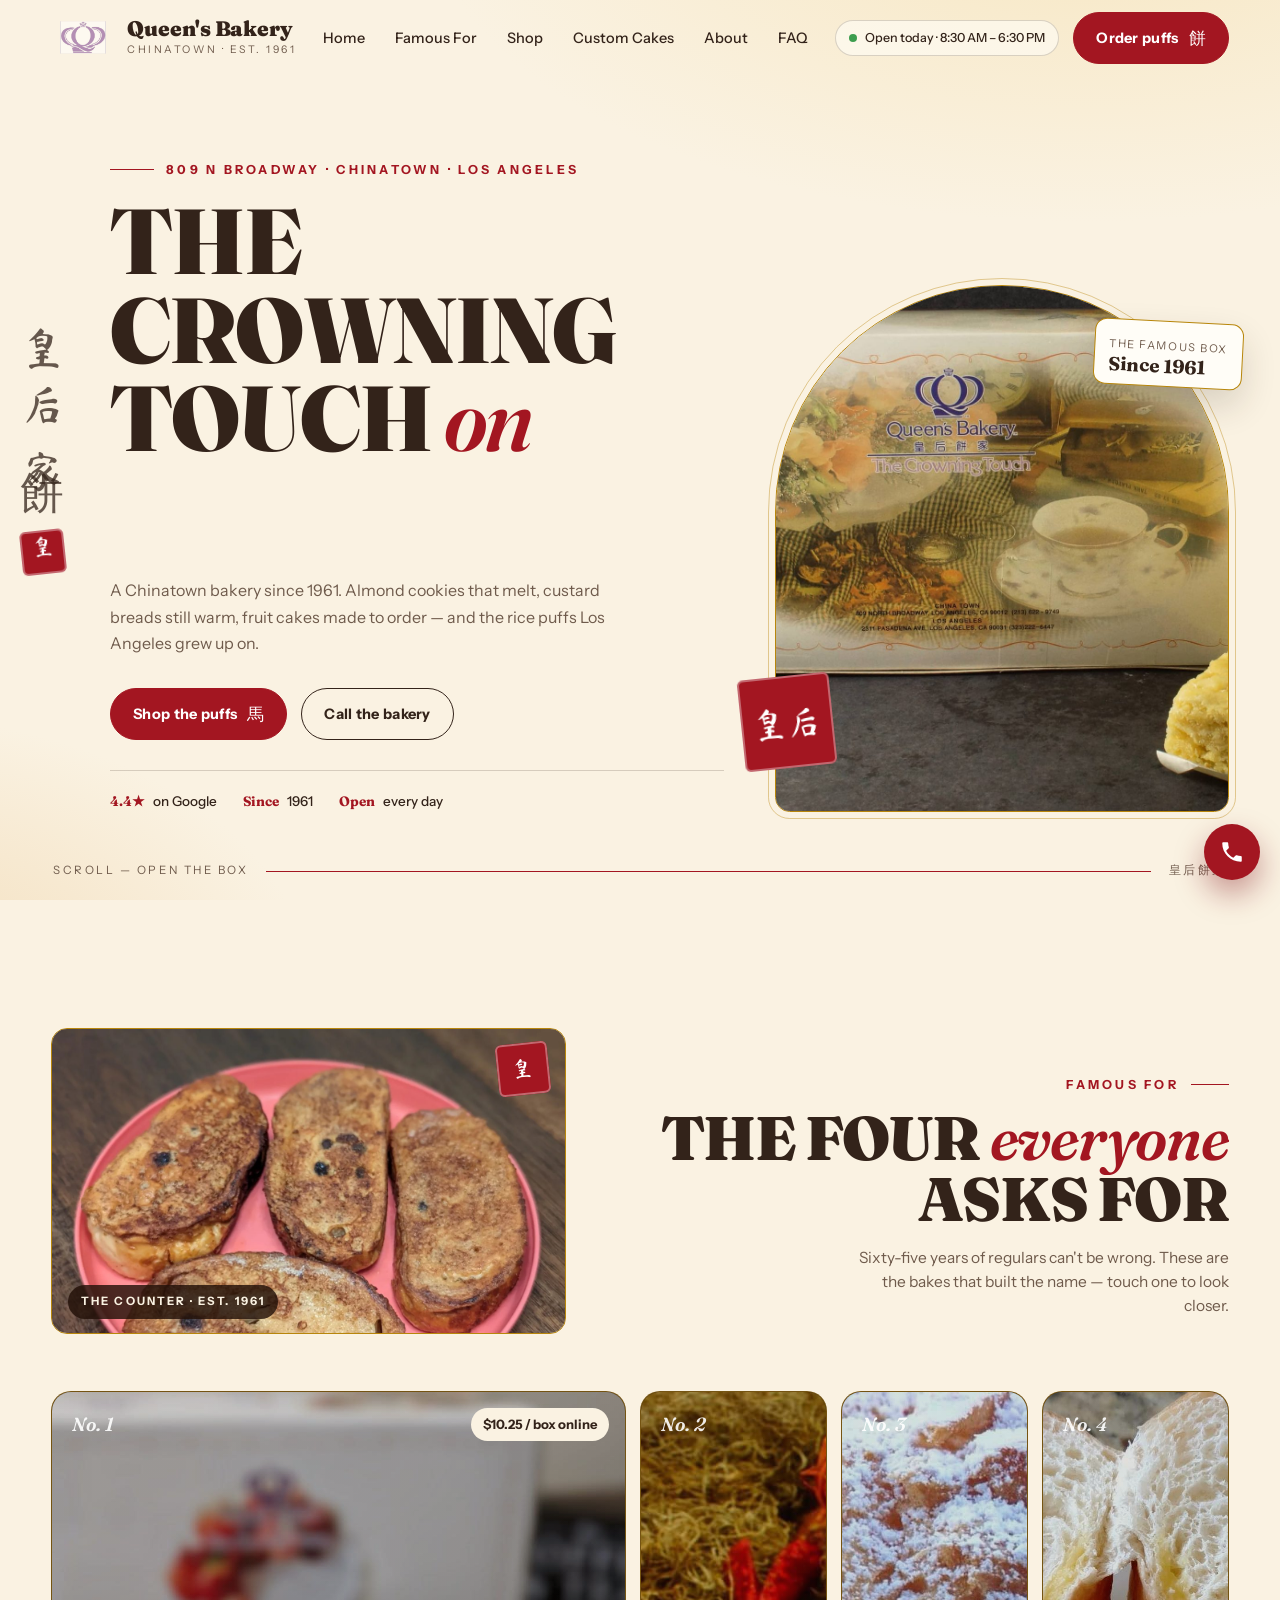
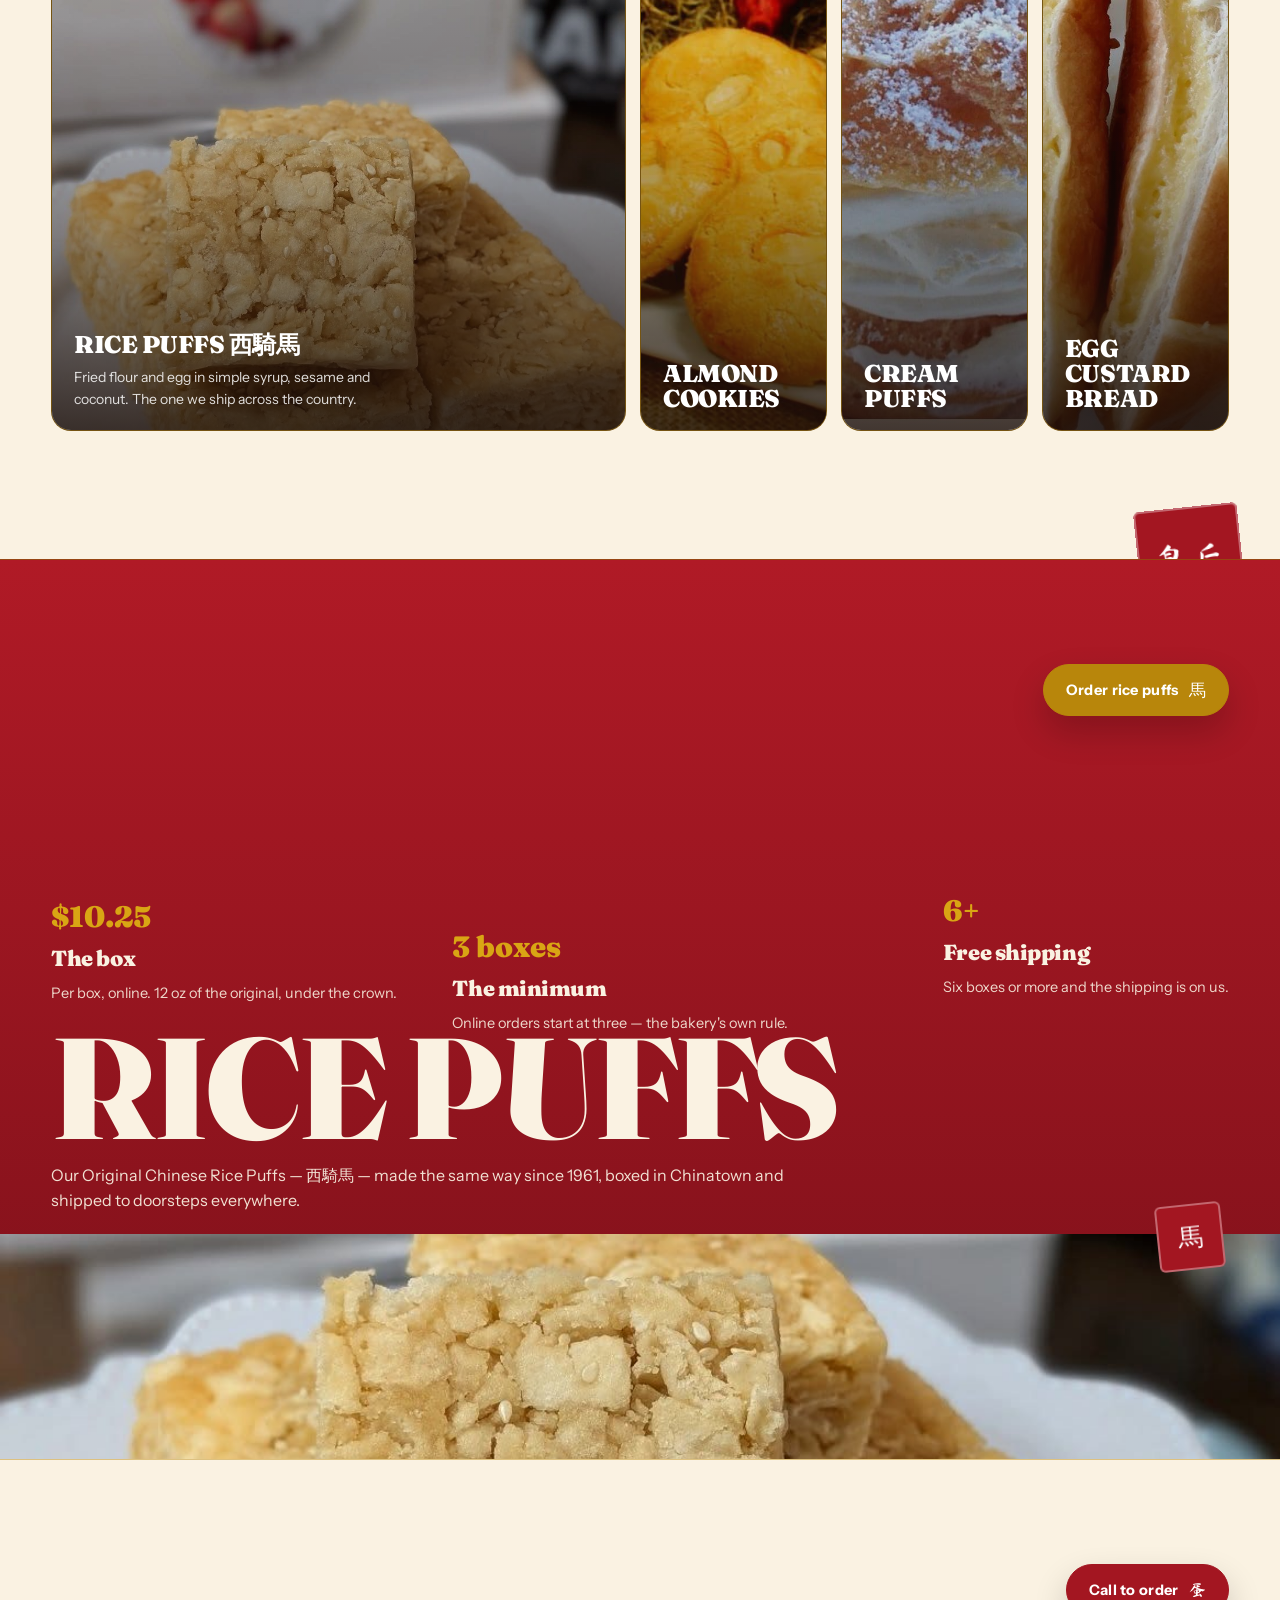
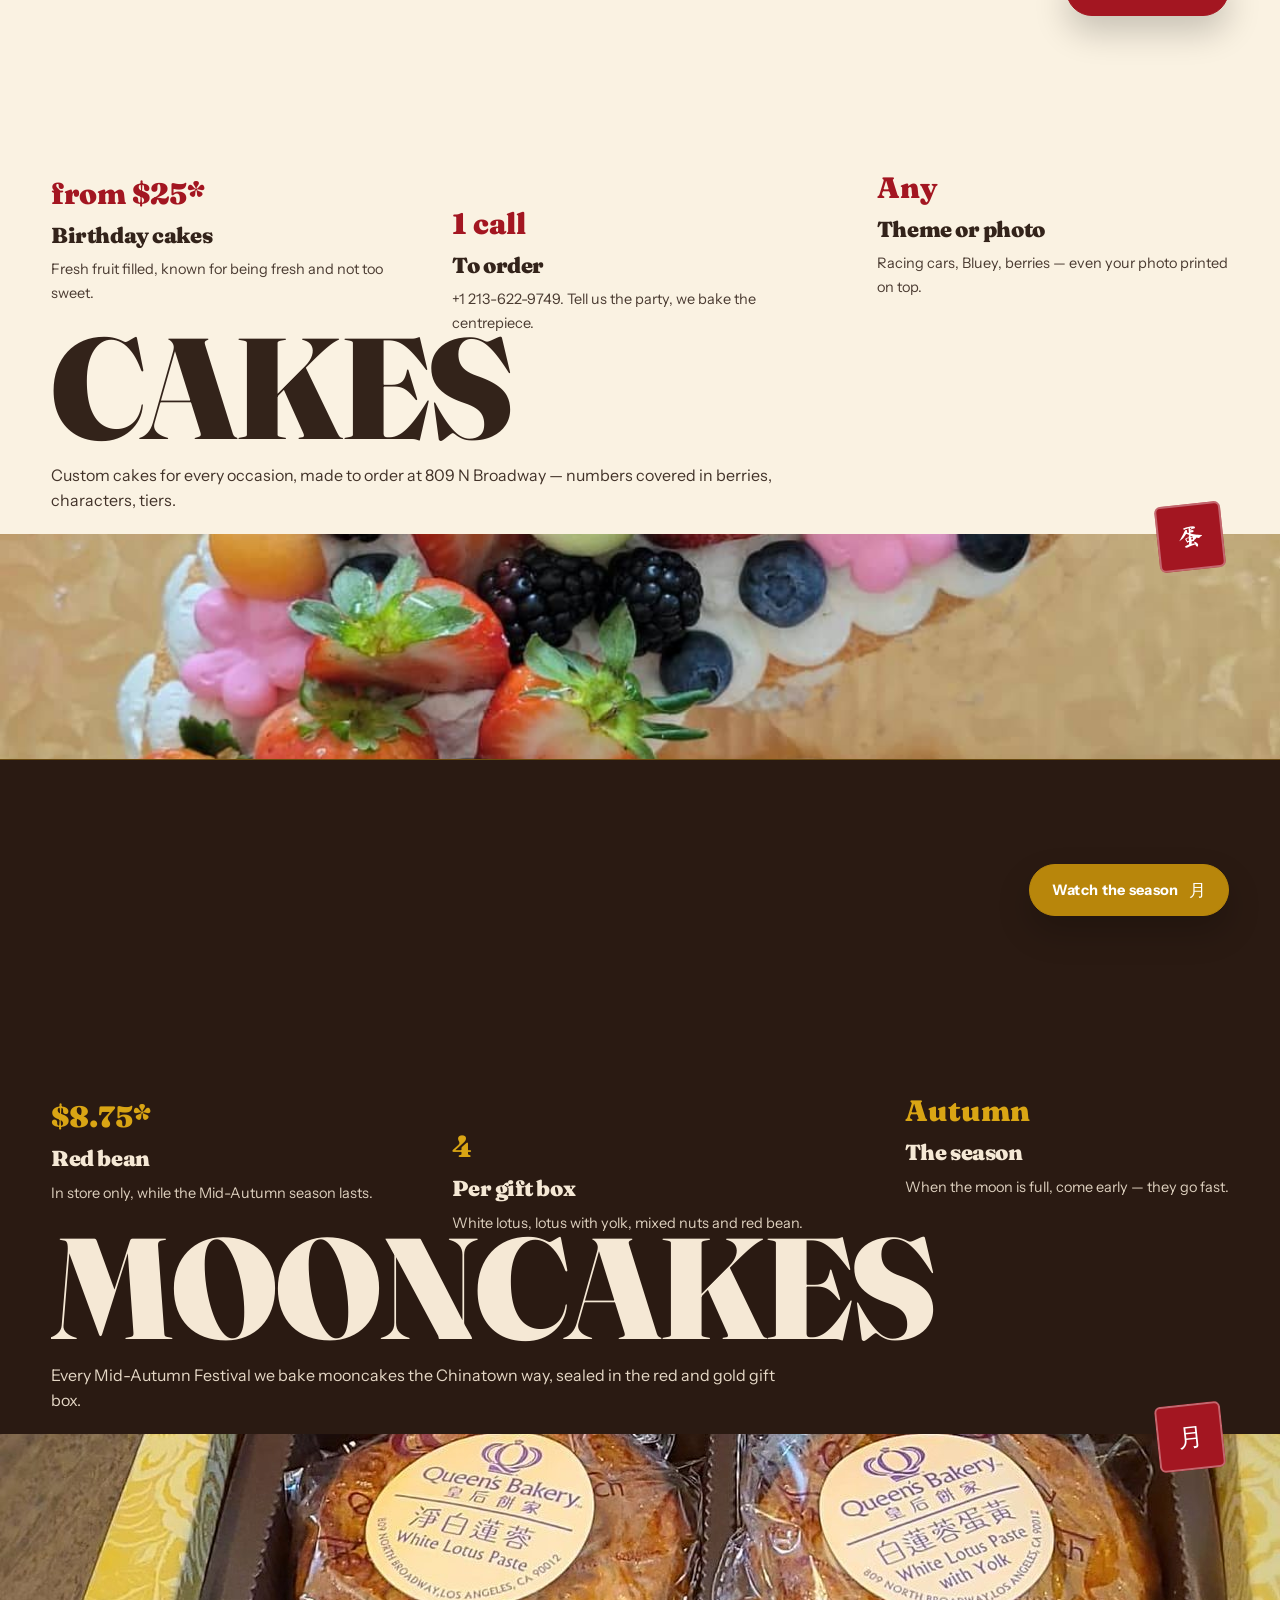
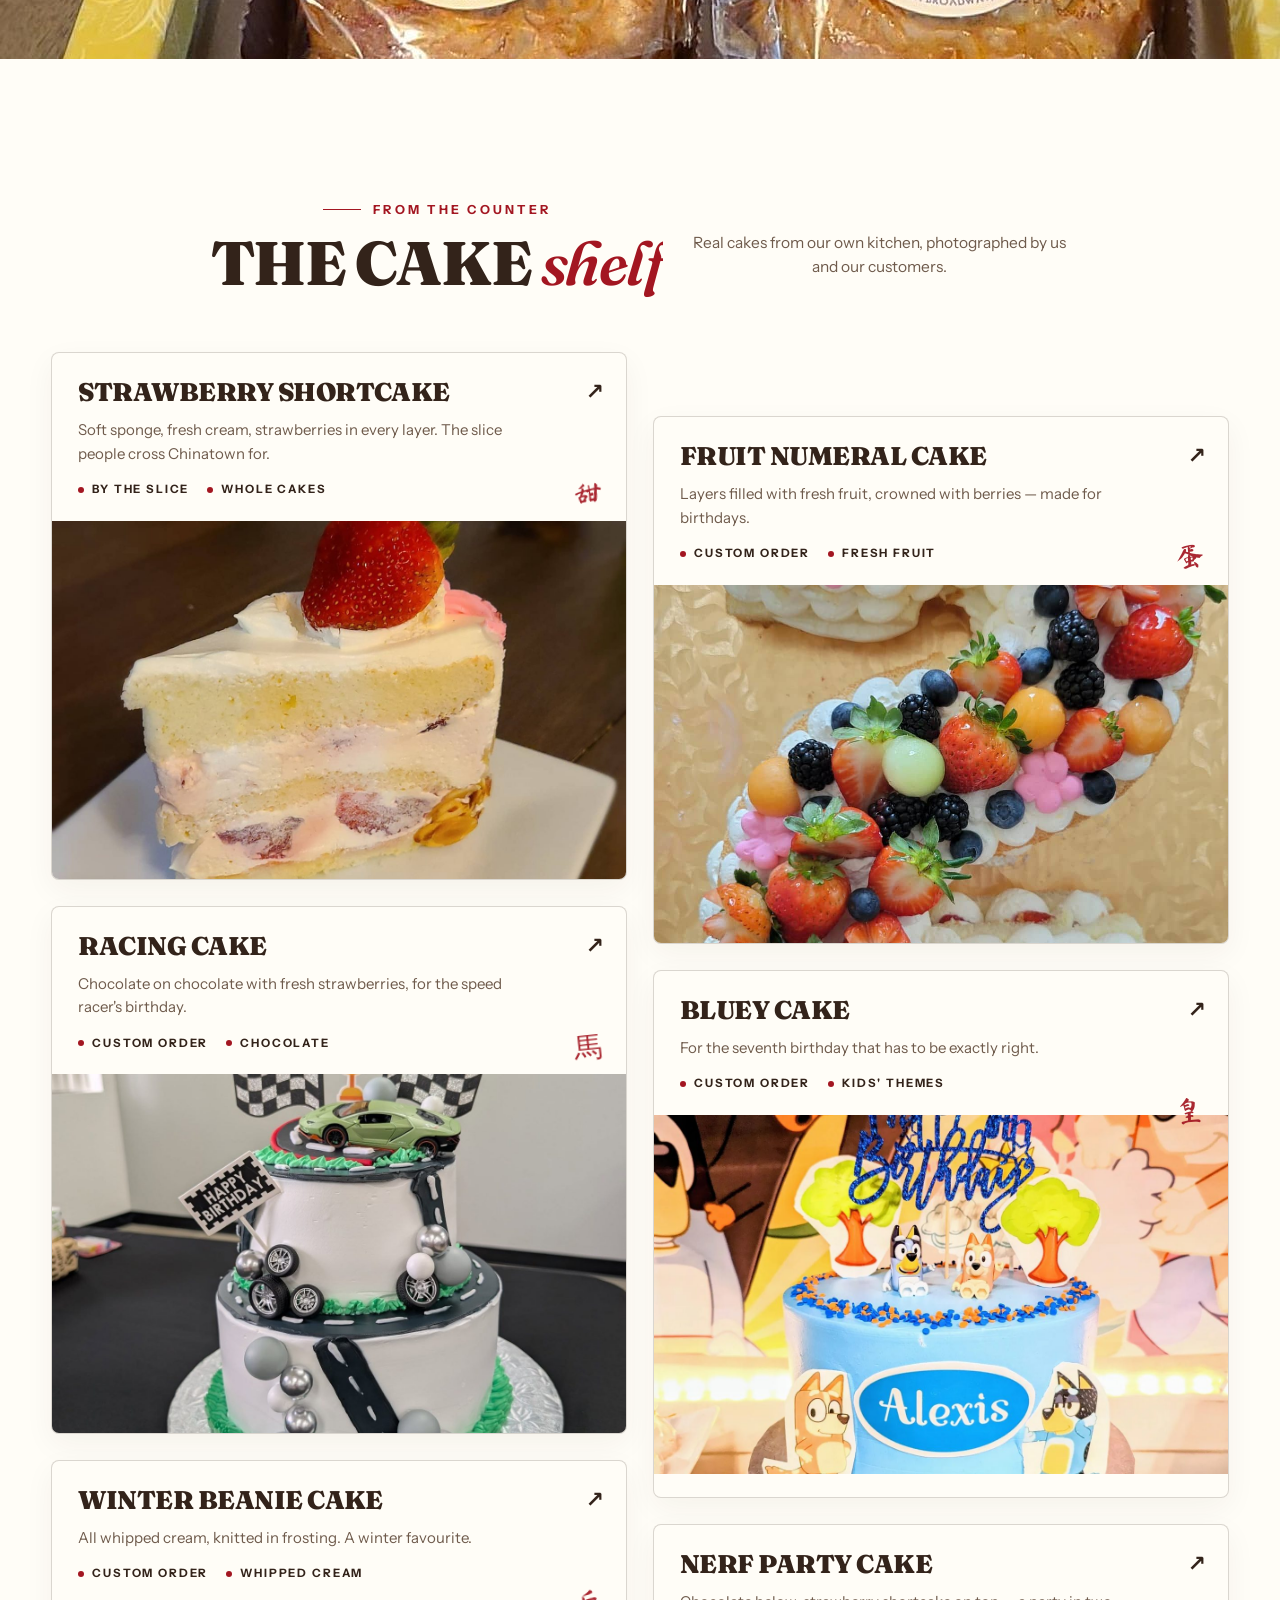
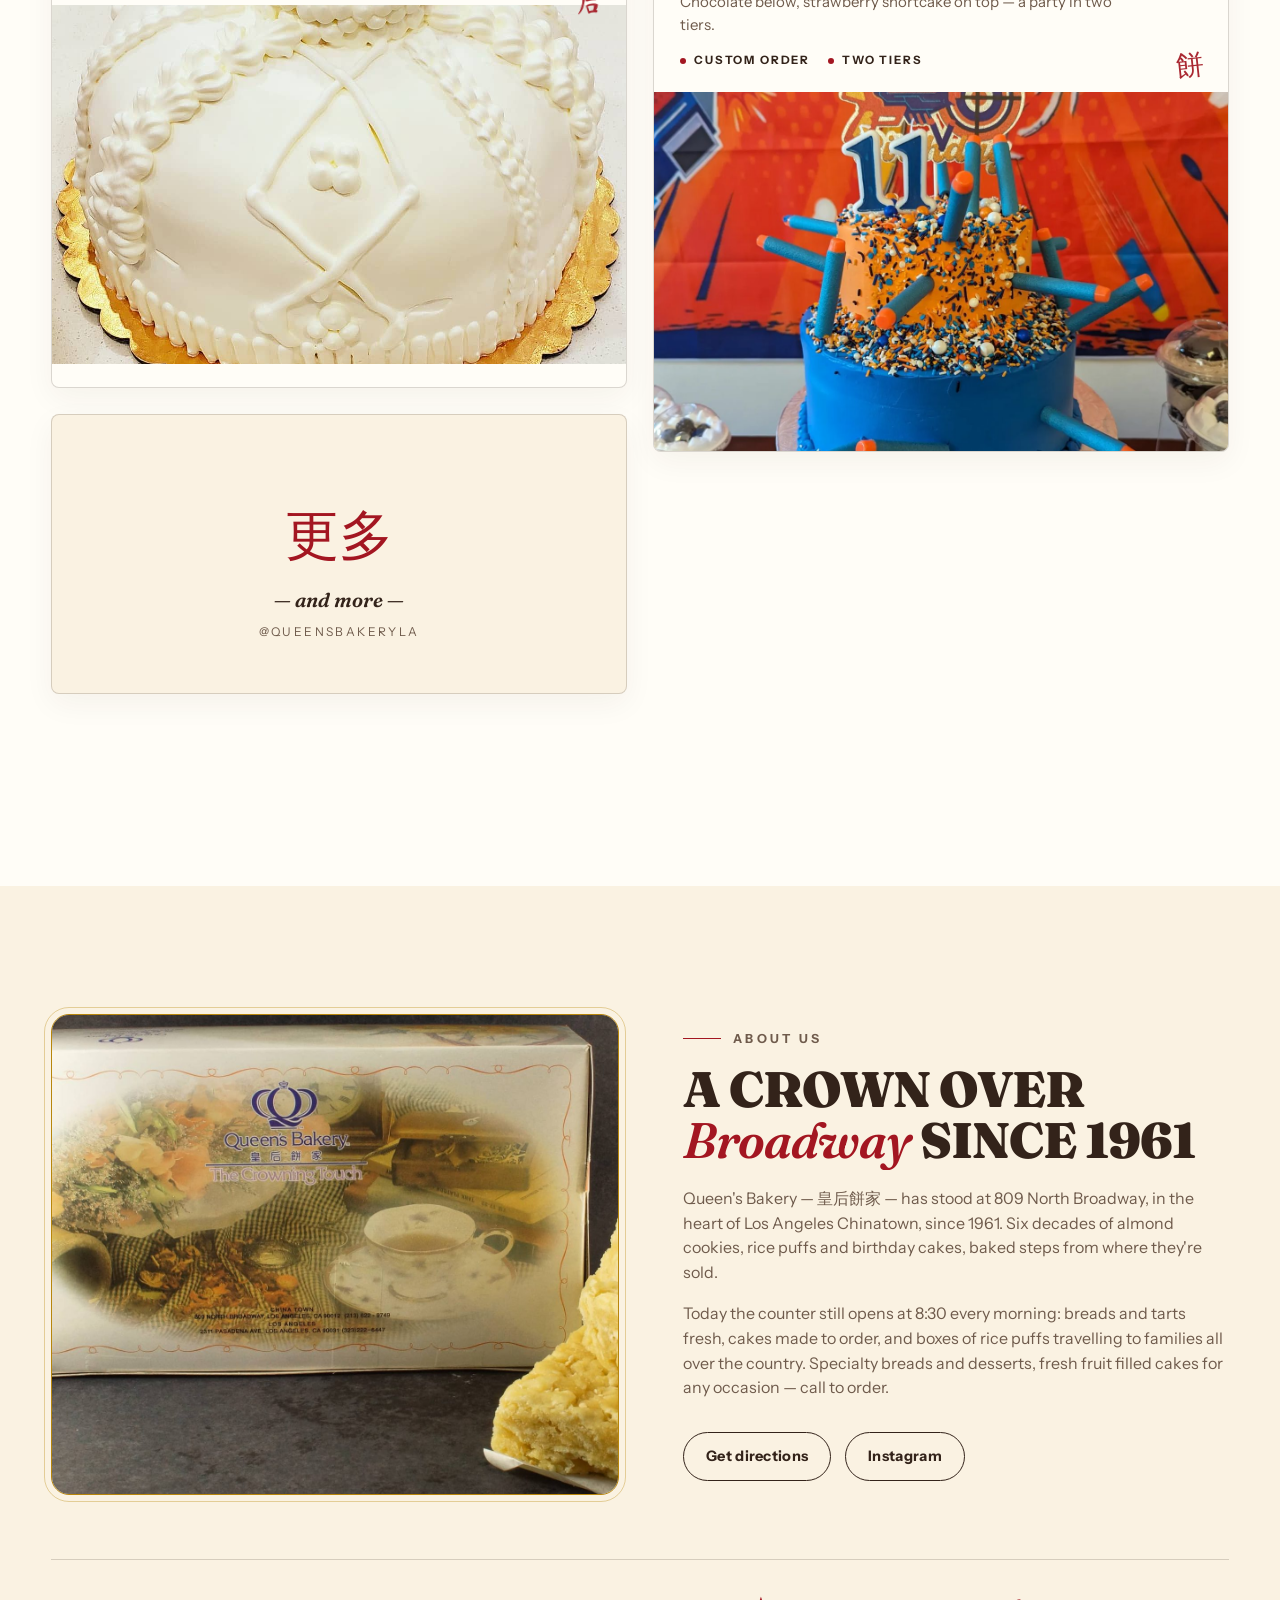
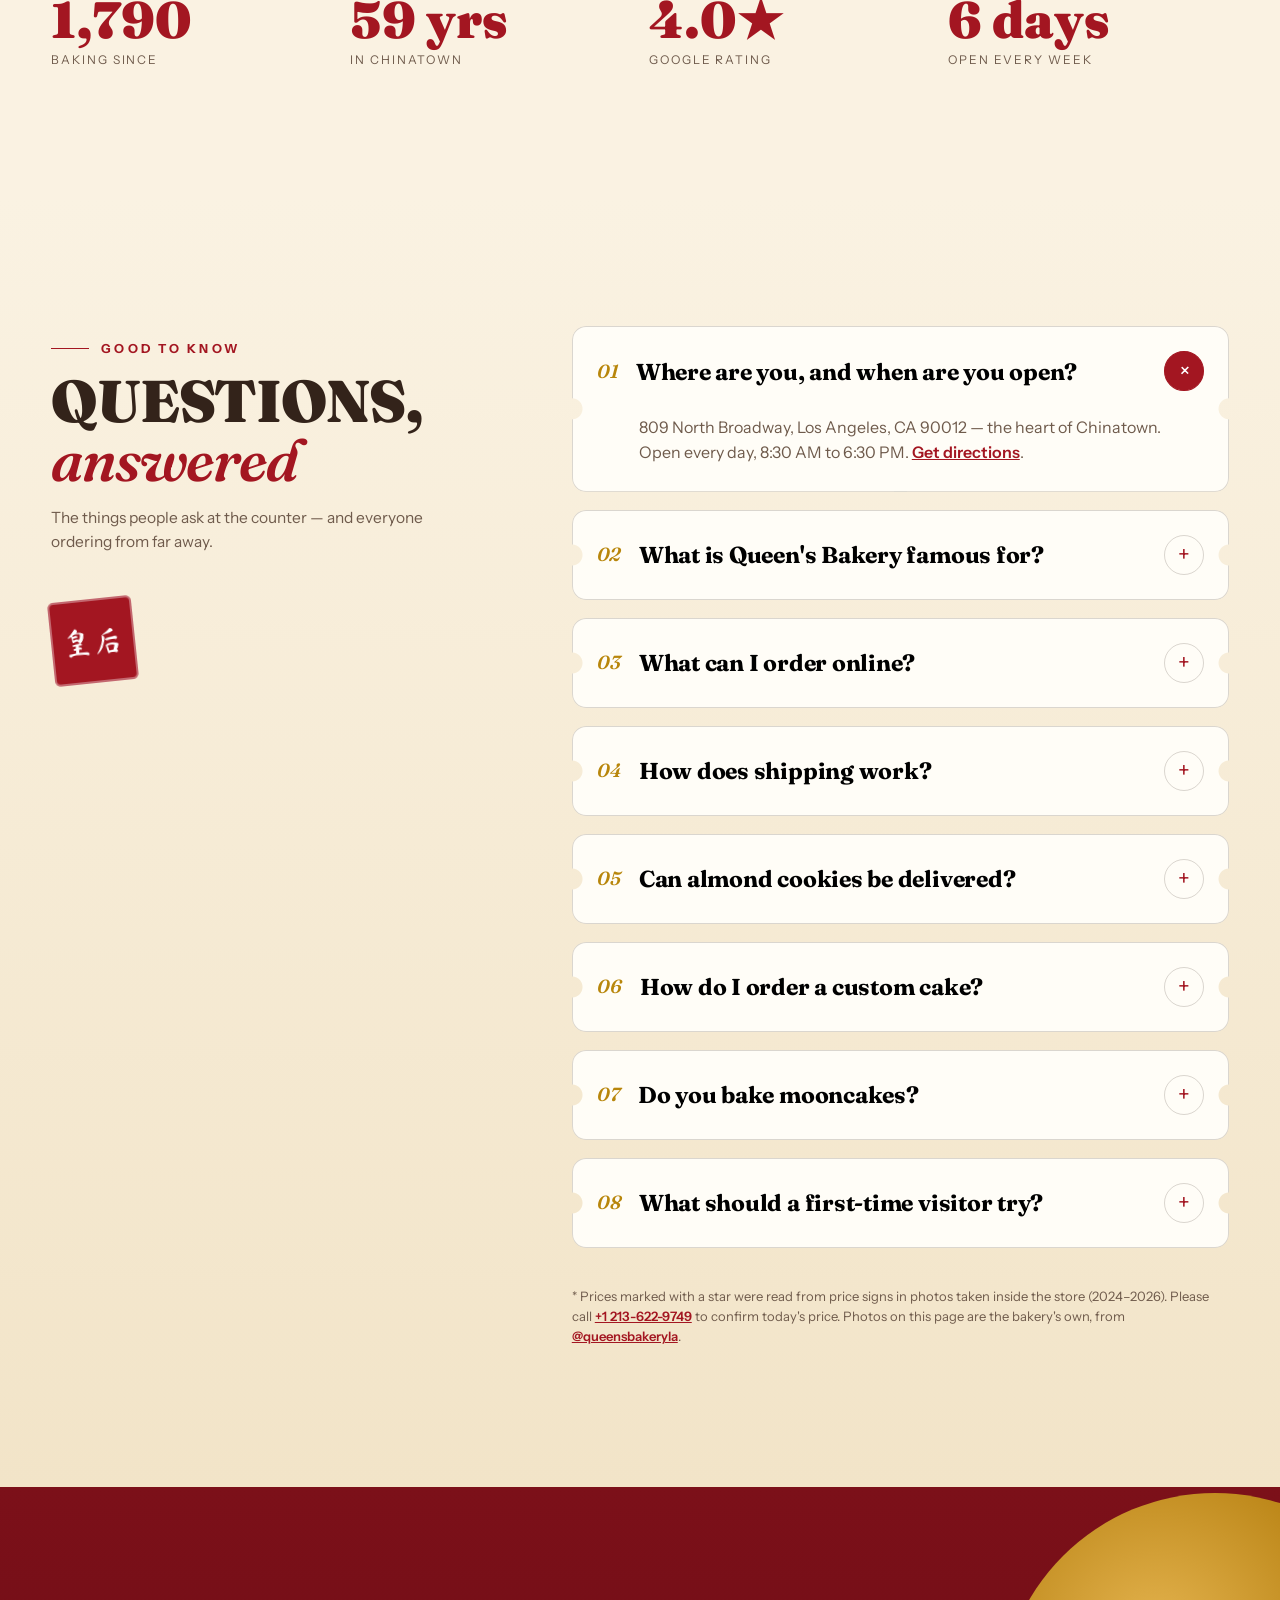
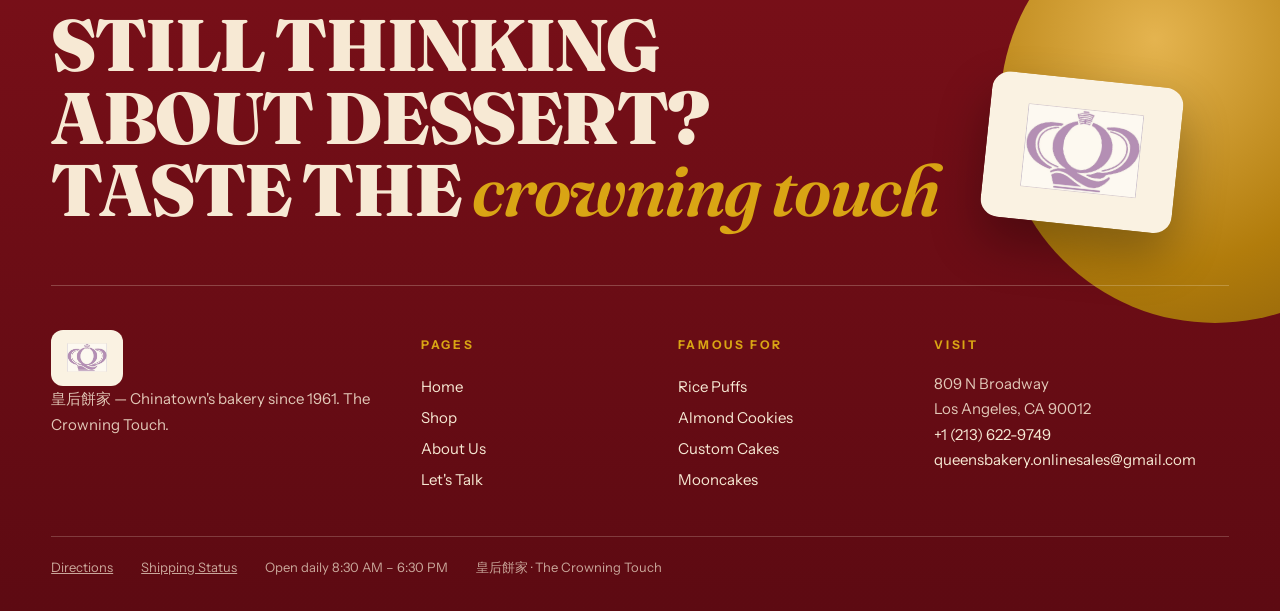
<file: index.html>
<!DOCTYPE html>
<html lang="en">
<head>
<meta charset="UTF-8">
<meta name="viewport" content="width=device-width, initial-scale=1.0">
<title>Queen's Bakery — Chinatown, Los Angeles 皇后餅家 | Rice Puffs, Almond Cookies, Custom Cakes</title>
<meta name="description" content="Queen's Bakery, 809 N Broadway, Chinatown Los Angeles. Baking since 1961 — famous rice puffs, almond cookies, egg custard breads and fresh fruit cakes. The Crowning Touch.">
<link rel="icon" href="assets/img/queens-logo.png">
<link rel="stylesheet" href="assets/css/site.css">
</head>
<body>

<div class="petals" aria-hidden="true">
  <i style="left:6%;animation-duration:13s;animation-delay:-2s"></i>
  <i style="left:18%;animation-duration:17s;animation-delay:-9s;width:10px;height:8px"></i>
  <i style="left:33%;animation-duration:15s;animation-delay:-5s"></i>
  <i style="left:47%;animation-duration:19s;animation-delay:-12s;width:11px;height:9px"></i>
  <i style="left:61%;animation-duration:14s;animation-delay:-7s"></i>
  <i style="left:74%;animation-duration:18s;animation-delay:-3s;width:10px;height:8px"></i>
  <i style="left:86%;animation-duration:16s;animation-delay:-11s"></i>
  <i style="left:95%;animation-duration:20s;animation-delay:-6s;width:9px;height:7px"></i>
</div>

<header class="header" id="siteHeader">
  <div class="header__in">
    <a class="header__brand" href="index.html" aria-label="Queen's Bakery — home">
      <img src="assets/img/queens-logo.png" alt="Queen's Bakery crown logo">
      <span><b>Queen's Bakery</b><small>Chinatown · Est. 1961</small></span>
    </a>
    <nav class="header__nav" id="headerNav" aria-label="Main">
      <a href="index.html">Home</a>
      <a href="#famous">Famous For</a>
      <a href="shop.html">Shop</a>
      <a href="#cakes">Custom Cakes</a>
      <a href="#about">About</a>
      <a href="#faq">FAQ</a>
    </nav>
    <div class="header__right">
      <span class="hours-chip"><i></i>Open today · 8:30 AM – 6:30 PM</span>
      <a class="btn" href="shop.html"><span>Order puffs</span><span class="brush">餅</span></a>
      <button class="header__burger" id="menuToggle" type="button" aria-label="Open menu" aria-expanded="false">☰</button>
    </div>
  </div>
</header>
<div class="mobile-menu" id="mobileMenu">
  <a href="index.html">Home</a>
  <a href="#famous">Famous For</a>
  <a href="shop.html">Shop</a>
  <a href="#cakes">Custom Cakes</a>
  <a href="#about">About</a>
  <a href="#faq">FAQ</a>
  <a class="btn" href="shop.html"><span>Order rice puffs</span><span class="brush">餅</span></a>
</div>

<main>
  <!-- HERO -->
  <section class="hero" id="hero">
    <div class="hero__brush" aria-hidden="true">皇后餅家<span class="seal">皇</span></div>
    <div class="hero__grid">
      <div>
        <p class="hero__eyebrow" data-load style="--i:0">809 N Broadway · Chinatown · Los Angeles</p>
        <h1>
          <span class="line"><span class="li">The</span></span>
          <span class="line"><span class="li">Crowning</span></span>
          <span class="line"><span class="li">Touch <span class="accent">on</span></span></span>
          <span class="line"><span class="li"><span class="hero__rotator"><span class="w" id="rotWord">rice puffs</span></span></span></span>
        </h1>
        <p class="hero__sub" data-load style="--i:5">A Chinatown bakery since 1961. Almond cookies that melt, custard breads still warm, fruit cakes made to order — and the rice puffs Los Angeles grew up on.</p>
        <div class="hero__cta" data-load style="--i:6">
          <a class="btn" href="shop.html"><span>Shop the puffs</span><span class="brush">馬</span></a>
          <a class="btn btn--ghost" href="tel:+12136229749"><span>Call the bakery</span></a>
        </div>
        <div class="hero__meta" data-load style="--i:7">
          <span><b>4.4★</b> on Google</span>
          <span><b>Since</b> 1961</span>
          <span><b>Open</b> every day</span>
        </div>
      </div>
      <div class="hero__photo" data-load style="--i:3">
        <div class="hero__tag"><small>The famous box</small><b>Since 1961</b></div>
        <div class="hero__arch"><img id="heroImg" src="assets/img/box.jpg" alt="Queen's Bakery box — The Crowning Touch"></div>
        <span class="seal hero__stamp">皇后</span>
      </div>
    </div>
    <div class="hero__scroll"><span>Scroll — open the box</span><span class="bar"><i></i></span><span>皇后餅家</span></div>
  </section>

  <!-- FAMOUS FOUR (clients arrangement: poster left, title right) -->
  <section class="sec famous" id="famous">
    <div class="sec__in">
      <div class="famous-head">
        <div class="reel" data-reveal>
          <img src="assets/img/toast.jpg" alt="Coconut raisin toast, fresh from the counter">
          <span class="reel__label">The counter · Est. 1961</span>
          <span class="seal reel__seal">皇</span>
        </div>
        <div class="famous-head__r">
          <p class="sec__kick">Famous for</p>
          <h2 class="sec__title" data-lm><span class="lm"><span class="li">The four <em>everyone</em></span></span><span class="lm"><span class="li">asks for</span></span></h2>
          <p class="sec__note">Sixty-five years of regulars can't be wrong. These are the bakes that built the name — touch one to look closer.</p>
        </div>
      </div>
      <div class="four" data-reveal>
        <article class="four__band is-active" data-band tabindex="0">
          <img src="assets/img/puffs.jpg" alt="Queen's Bakery rice puffs stacked on a plate">
          <span class="four__num">No. 1</span><span class="four__price">$10.25 / box online</span>
          <div class="four__name"><h3>Rice Puffs 西騎馬</h3><p>Fried flour and egg in simple syrup, sesame and coconut. The one we ship across the country.</p></div>
        </article>
        <article class="four__band" data-band tabindex="0">
          <img src="assets/img/almond.jpg" alt="Almond cookies beside the Queen's Bakery almond cookie box">
          <span class="four__num">No. 2</span><span class="four__price">In store only</span>
          <div class="four__name"><h3>Almond Cookies</h3><p>The red-striped box every Chinatown family knows. Crisp, golden, gone by Sunday.</p></div>
        </article>
        <article class="four__band" data-band tabindex="0">
          <img src="assets/img/cream-puff.jpg" alt="Cream puff dusted with powdered sugar">
          <span class="four__num">No. 3</span><span class="four__price">Fresh daily</span>
          <div class="four__name"><h3>Cream Puffs</h3><p>Feather-light shells, a snowfall of sugar, cream all the way through.</p></div>
        </article>
        <article class="four__band" data-band tabindex="0">
          <img src="assets/img/custard-bread.jpg" alt="Egg custard bread split open to show the custard">
          <span class="four__num">No. 4</span><span class="four__price">From $3.00*</span>
          <div class="four__name"><h3>Egg Custard Bread</h3><p>One of our most popular sweet breads — soft crumb, golden custard heart.</p></div>
        </article>
      </div>
    </div>
    <span class="seal famous__bleed" aria-hidden="true">皇后</span>
  </section>

  <!-- POSTER STACK (services arrangement) -->
  <div class="stack" id="stack">

    <section class="poster poster--red" id="puffs" data-poster>
      <a class="btn btn--gold poster__cta" href="shop.html"><span>Order rice puffs</span><span class="brush">馬</span></a>
      <div class="poster__blocks">
        <div class="p-block"><b>$10.25</b><h3>The box</h3><p>Per box, online. 12 oz of the original, under the crown.</p></div>
        <div class="p-block"><b>3 boxes</b><h3>The minimum</h3><p>Online orders start at three — the bakery's own rule.</p></div>
        <div class="p-block"><b>6+</b><h3>Free shipping</h3><p>Six boxes or more and the shipping is on us.</p></div>
      </div>
      <h2 class="poster__title" data-lm><span class="lm"><span class="li">Rice Puffs</span></span></h2>
      <p class="poster__lead">Our Original Chinese Rice Puffs — 西騎馬 — made the same way since 1961, boxed in Chinatown and shipped to doorsteps everywhere.</p>
      <div class="poster__band"><img src="assets/img/puffs.jpg" alt="Rice puffs stacked high on a plate"><span class="seal poster__seal">馬</span></div>
    </section>

    <section class="poster poster--cream" id="cakes" data-poster>
      <a class="btn poster__cta" href="tel:+12136229749"><span>Call to order</span><span class="brush">蛋</span></a>
      <div class="poster__blocks">
        <div class="p-block"><b>from $25*</b><h3>Birthday cakes</h3><p>Fresh fruit filled, known for being fresh and not too sweet.</p></div>
        <div class="p-block"><b>1 call</b><h3>To order</h3><p>+1 213-622-9749. Tell us the party, we bake the centrepiece.</p></div>
        <div class="p-block"><b>Any</b><h3>Theme or photo</h3><p>Racing cars, Bluey, berries — even your photo printed on top.</p></div>
      </div>
      <h2 class="poster__title" data-lm><span class="lm"><span class="li">Cakes</span></span></h2>
      <p class="poster__lead">Custom cakes for every occasion, made to order at 809 N Broadway — numbers covered in berries, characters, tiers.</p>
      <div class="poster__band"><img src="assets/img/cake-fruit.jpg" alt="Fruit numeral cake covered in fresh berries"><span class="seal poster__seal">蛋</span></div>
    </section>

    <section class="poster poster--dark" id="mooncakes" data-poster>
      <a class="btn btn--gold poster__cta" href="https://www.instagram.com/queensbakeryla" target="_blank" rel="noopener"><span>Watch the season</span><span class="brush">月</span></a>
      <div class="poster__blocks">
        <div class="p-block"><b>$8.75*</b><h3>Red bean</h3><p>In store only, while the Mid-Autumn season lasts.</p></div>
        <div class="p-block"><b>4</b><h3>Per gift box</h3><p>White lotus, lotus with yolk, mixed nuts and red bean.</p></div>
        <div class="p-block"><b>Autumn</b><h3>The season</h3><p>When the moon is full, come early — they go fast.</p></div>
      </div>
      <h2 class="poster__title" data-lm><span class="lm"><span class="li">Mooncakes</span></span></h2>
      <p class="poster__lead">Every Mid-Autumn Festival we bake mooncakes the Chinatown way, sealed in the red and gold gift box.</p>
      <div class="poster__band"><img src="assets/img/mooncake-box.jpg" alt="Queen's Bakery mooncake gift box with four mooncakes"><span class="seal poster__seal">月</span></div>
    </section>
  </div>

  <!-- WORK : postcard grid -->
  <section class="sec cards-sec" id="shelf">
    <div class="sec__in">
      <div class="sec__head sec__head--center" data-reveal>
        <div>
          <p class="sec__kick">From the counter</p>
          <h2 class="sec__title" data-lm><span class="lm"><span class="li">The cake <em>shelf</em></span></span></h2>
        </div>
        <p class="sec__note">Real cakes from our own kitchen, photographed by us and our customers.</p>
      </div>
      <div class="cards">
        <article class="card" data-reveal>
          <span class="card__arrow" aria-hidden="true">↗</span>
          <h3>Strawberry Shortcake</h3>
          <p>Soft sponge, fresh cream, strawberries in every layer. The slice people cross Chinatown for.</p>
          <div class="card__tags"><span>By the slice</span><span>Whole cakes</span></div>
          <span class="card__seal">甜</span>
          <figure><img src="assets/img/shortcake.jpg" alt="A slice of strawberry shortcake with a whole strawberry"></figure>
        </article>
        <article class="card" data-reveal>
          <span class="card__arrow" aria-hidden="true">↗</span>
          <h3>Fruit Numeral Cake</h3>
          <p>Layers filled with fresh fruit, crowned with berries — made for birthdays.</p>
          <div class="card__tags"><span>Custom order</span><span>Fresh fruit</span></div>
          <span class="card__seal">蛋</span>
          <figure><img src="assets/img/cake-fruit.jpg" alt="Numeral cake covered in fresh fruit"></figure>
        </article>
        <article class="card" data-reveal>
          <span class="card__arrow" aria-hidden="true">↗</span>
          <h3>Racing Cake</h3>
          <p>Chocolate on chocolate with fresh strawberries, for the speed racer's birthday.</p>
          <div class="card__tags"><span>Custom order</span><span>Chocolate</span></div>
          <span class="card__seal">馬</span>
          <figure><img src="assets/img/cake-racing.jpg" alt="Racing car birthday cake"></figure>
        </article>
        <article class="card" data-reveal>
          <span class="card__arrow" aria-hidden="true">↗</span>
          <h3>Bluey Cake</h3>
          <p>For the seventh birthday that has to be exactly right.</p>
          <div class="card__tags"><span>Custom order</span><span>Kids' themes</span></div>
          <span class="card__seal">皇</span>
          <figure><img src="assets/img/cake-bluey.jpg" alt="Bluey birthday cake"></figure>
        </article>
        <article class="card" data-reveal>
          <span class="card__arrow" aria-hidden="true">↗</span>
          <h3>Winter Beanie Cake</h3>
          <p>All whipped cream, knitted in frosting. A winter favourite.</p>
          <div class="card__tags"><span>Custom order</span><span>Whipped cream</span></div>
          <span class="card__seal">后</span>
          <figure><img src="assets/img/cake-beanie.jpg" alt="White winter beanie cake"></figure>
        </article>
        <article class="card" data-reveal>
          <span class="card__arrow" aria-hidden="true">↗</span>
          <h3>Nerf Party Cake</h3>
          <p>Chocolate below, strawberry shortcake on top — a party in two tiers.</p>
          <div class="card__tags"><span>Custom order</span><span>Two tiers</span></div>
          <span class="card__seal">餅</span>
          <figure><img src="assets/img/cake-nerf.jpg" alt="Nerf themed birthday cake"></figure>
        </article>
        <a class="card card--more" href="https://www.instagram.com/queensbakeryla" target="_blank" rel="noopener" data-reveal>
          <span class="card--more__brush">更多</span>
          <span class="card--more__en">— and more —</span>
          <span class="card--more__at">@queensbakeryla</span>
        </a>
      </div>
    </div>
  </section>

  <!-- ABOUT -->
  <section class="sec about" id="about">
    <div class="sec__in">
      <div class="about__grid">
        <div class="about__photo" data-reveal><img src="assets/img/box.jpg" alt="The Queen's Bakery box with crown logo and The Crowning Touch"></div>
        <div data-reveal>
          <p class="sec__kick">About us</p>
          <h2 class="about__title" data-lm><span class="lm"><span class="li">A crown over</span></span><span class="lm"><span class="li"><em>Broadway</em> since 1961</span></span></h2>
          <p>Queen's Bakery — 皇后餅家 — has stood at 809 North Broadway, in the heart of Los Angeles Chinatown, since 1961. Six decades of almond cookies, rice puffs and birthday cakes, baked steps from where they're sold.</p>
          <p>Today the counter still opens at 8:30 every morning: breads and tarts fresh, cakes made to order, and boxes of rice puffs travelling to families all over the country. Specialty breads and desserts, fresh fruit filled cakes for any occasion — call to order.</p>
          <div class="hero__cta">
            <a class="btn btn--ghost" href="https://maps.google.com/?cid=10081724255272147053" target="_blank" rel="noopener"><span>Get directions</span></a>
            <a class="btn btn--ghost" href="https://www.instagram.com/queensbakeryla" target="_blank" rel="noopener"><span>Instagram</span></a>
          </div>
        </div>
      </div>
      <div class="counters" data-reveal>
        <div class="counter"><b><span data-count="1961">0</span></b><span>Baking since</span></div>
        <div class="counter"><b><span data-count="65">0</span> yrs</b><span>In Chinatown</span></div>
        <div class="counter"><b><span data-count="4.4" data-dec="1">0</span>★</b><span>Google rating</span></div>
        <div class="counter"><b><span data-count="7">0</span> days</b><span>Open every week</span></div>
      </div>
    </div>
  </section>

  <!-- FAQ : title left, tickets right -->
  <section class="sec faq-sec" id="faq">
    <div class="sec__in">
      <div class="faq-grid">
        <div class="faq-side" data-reveal>
          <p class="sec__kick">Good to know</p>
          <h2 class="sec__title" data-lm><span class="lm"><span class="li">Questions,</span></span><span class="lm"><span class="li"><em>answered</em></span></span></h2>
          <p class="sec__note">The things people ask at the counter — and everyone ordering from far away.</p>
          <span class="seal faq-side__seal">皇后</span>
        </div>
        <div class="faq-list">
          <div class="ticket is-open">
            <button class="ticket__q" type="button" aria-expanded="true"><span class="ticket__no">01</span><h3>Where are you, and when are you open?</h3><span class="ticket__plus">+</span></button>
            <div class="ticket__a"><div><p>809 North Broadway, Los Angeles, CA 90012 — the heart of Chinatown. Open every day, 8:30 AM to 6:30 PM. <a href="https://maps.google.com/?cid=10081724255272147053" target="_blank" rel="noopener">Get directions</a>.</p></div></div>
          </div>
          <div class="ticket">
            <button class="ticket__q" type="button" aria-expanded="false"><span class="ticket__no">02</span><h3>What is Queen's Bakery famous for?</h3><span class="ticket__plus">+</span></button>
            <div class="ticket__a"><div><p>Almond cookies and Chinese rice puffs first — then egg custard tarts and breads, cream puffs, strawberry shortcake, and custom cakes for every occasion.</p></div></div>
          </div>
          <div class="ticket">
            <button class="ticket__q" type="button" aria-expanded="false"><span class="ticket__no">03</span><h3>What can I order online?</h3><span class="ticket__plus">+</span></button>
            <div class="ticket__a"><div><p>The Original Chinese Rice Puffs — $10.25 a box, minimum 3 boxes. Order in our <a href="shop.html">shop</a> and we take it from there by email, the same way our own online orders have always worked.</p></div></div>
          </div>
          <div class="ticket">
            <button class="ticket__q" type="button" aria-expanded="false"><span class="ticket__no">04</span><h3>How does shipping work?</h3><span class="ticket__plus">+</span></button>
            <div class="ticket__a"><div><p>Order 6 boxes or more and shipping is free. Below that, we confirm the shipping cost with your order before anything is charged.</p></div></div>
          </div>
          <div class="ticket">
            <button class="ticket__q" type="button" aria-expanded="false"><span class="ticket__no">05</span><h3>Can almond cookies be delivered?</h3><span class="ticket__plus">+</span></button>
            <div class="ticket__a"><div><p>No — almond cookies are not available for delivery. They wait for you at the counter, 809 N Broadway, every day from 8:30 AM.</p></div></div>
          </div>
          <div class="ticket">
            <button class="ticket__q" type="button" aria-expanded="false"><span class="ticket__no">06</span><h3>How do I order a custom cake?</h3><span class="ticket__plus">+</span></button>
            <div class="ticket__a"><div><p>Call us on <a href="tel:+12136229749">+1 213-622-9749</a>. Tell us the occasion, the size and the theme — even a photo you want printed on the cake. Birthday cakes start from about $25*.</p></div></div>
          </div>
          <div class="ticket">
            <button class="ticket__q" type="button" aria-expanded="false"><span class="ticket__no">07</span><h3>Do you bake mooncakes?</h3><span class="ticket__plus">+</span></button>
            <div class="ticket__a"><div><p>Yes — every Mid-Autumn Festival: white lotus paste, lotus with yolk, mixed nuts and red bean, in the red and gold gift box. Seasonal, in store.</p></div></div>
          </div>
          <div class="ticket">
            <button class="ticket__q" type="button" aria-expanded="false"><span class="ticket__no">08</span><h3>What should a first-time visitor try?</h3><span class="ticket__plus">+</span></button>
            <div class="ticket__a"><div><p>A box of almond cookies for the road, an egg custard bread while it's warm, and a slice of strawberry shortcake. That is the Chinatown classic trio.</p></div></div>
          </div>
          <p class="note" style="margin-top:20px">* Prices marked with a star were read from price signs in photos taken inside the store (2024–2026). Please call <a href="tel:+12136229749">+1 213-622-9749</a> to confirm today's price. Photos on this page are the bakery's own, from <a href="https://www.instagram.com/queensbakeryla" target="_blank" rel="noopener">@queensbakeryla</a>.</p>
        </div>
      </div>
    </div>
  </section>
</main>

<!-- FOOTER -->
<footer class="footer" id="visit">
  <div class="footer__disc" aria-hidden="true"></div>
  <a class="footer__cta" href="shop.html">
    <h2><span class="fl">Still thinking</span><span class="fl">About dessert?</span><span class="fl">Taste the <em>crowning touch</em></span></h2>
    <img class="footer__crown" src="assets/img/queens-logo.png" alt="" aria-hidden="true">
  </a>
  <div class="footer__grid">
    <div class="footer__brand">
      <img src="assets/img/queens-logo.png" alt="Queen's Bakery crown logo">
      <p>皇后餅家 — Chinatown's bakery since 1961. The Crowning Touch.</p>
    </div>
    <nav aria-label="Pages">
      <h4>Pages</h4>
      <a href="index.html">Home</a>
      <a href="shop.html">Shop</a>
      <a href="#about">About Us</a>
      <a href="mailto:queensbakery.onlinesales@gmail.com">Let's Talk</a>
    </nav>
    <nav aria-label="Famous for">
      <h4>Famous For</h4>
      <a href="#puffs">Rice Puffs</a>
      <a href="#famous">Almond Cookies</a>
      <a href="#cakes">Custom Cakes</a>
      <a href="#mooncakes">Mooncakes</a>
    </nav>
    <div>
      <h4>Visit</h4>
      <p>809 N Broadway<br>Los Angeles, CA 90012<br><a href="tel:+12136229749">+1 (213) 622-9749</a><br><a href="mailto:queensbakery.onlinesales@gmail.com">queensbakery.onlinesales@gmail.com</a></p>
    </div>
  </div>
  <div class="footer__legal">
    <a href="https://maps.google.com/?cid=10081724255272147053" target="_blank" rel="noopener">Directions</a>
    <a href="https://www.queensbakeryla.com/shipping-status" target="_blank" rel="noopener">Shipping Status</a>
    <span>Open daily 8:30 AM – 6:30 PM</span>
    <span>皇后餅家 · The Crowning Touch</span>
  </div>
</footer>

<a class="call-float" href="tel:+12136229749" aria-label="Call Queen's Bakery">
  <svg viewBox="0 0 24 24" fill="#fff"><path d="M6.6 10.8c1.4 2.8 3.8 5.1 6.6 6.6l2.2-2.2c.3-.3.7-.4 1-.2 1.1.4 2.3.6 3.6.6.6 0 1 .4 1 1V20c0 .6-.4 1-1 1C10.6 21 3 13.4 3 4c0-.6.4-1 1-1h3.5c.6 0 1 .4 1 1 0 1.2.2 2.4.6 3.6.1.3 0 .7-.2 1l-2.3 2.2z"/></svg>
</a>

<script src="assets/js/site.js"></script>
</body>
</html>
</file>
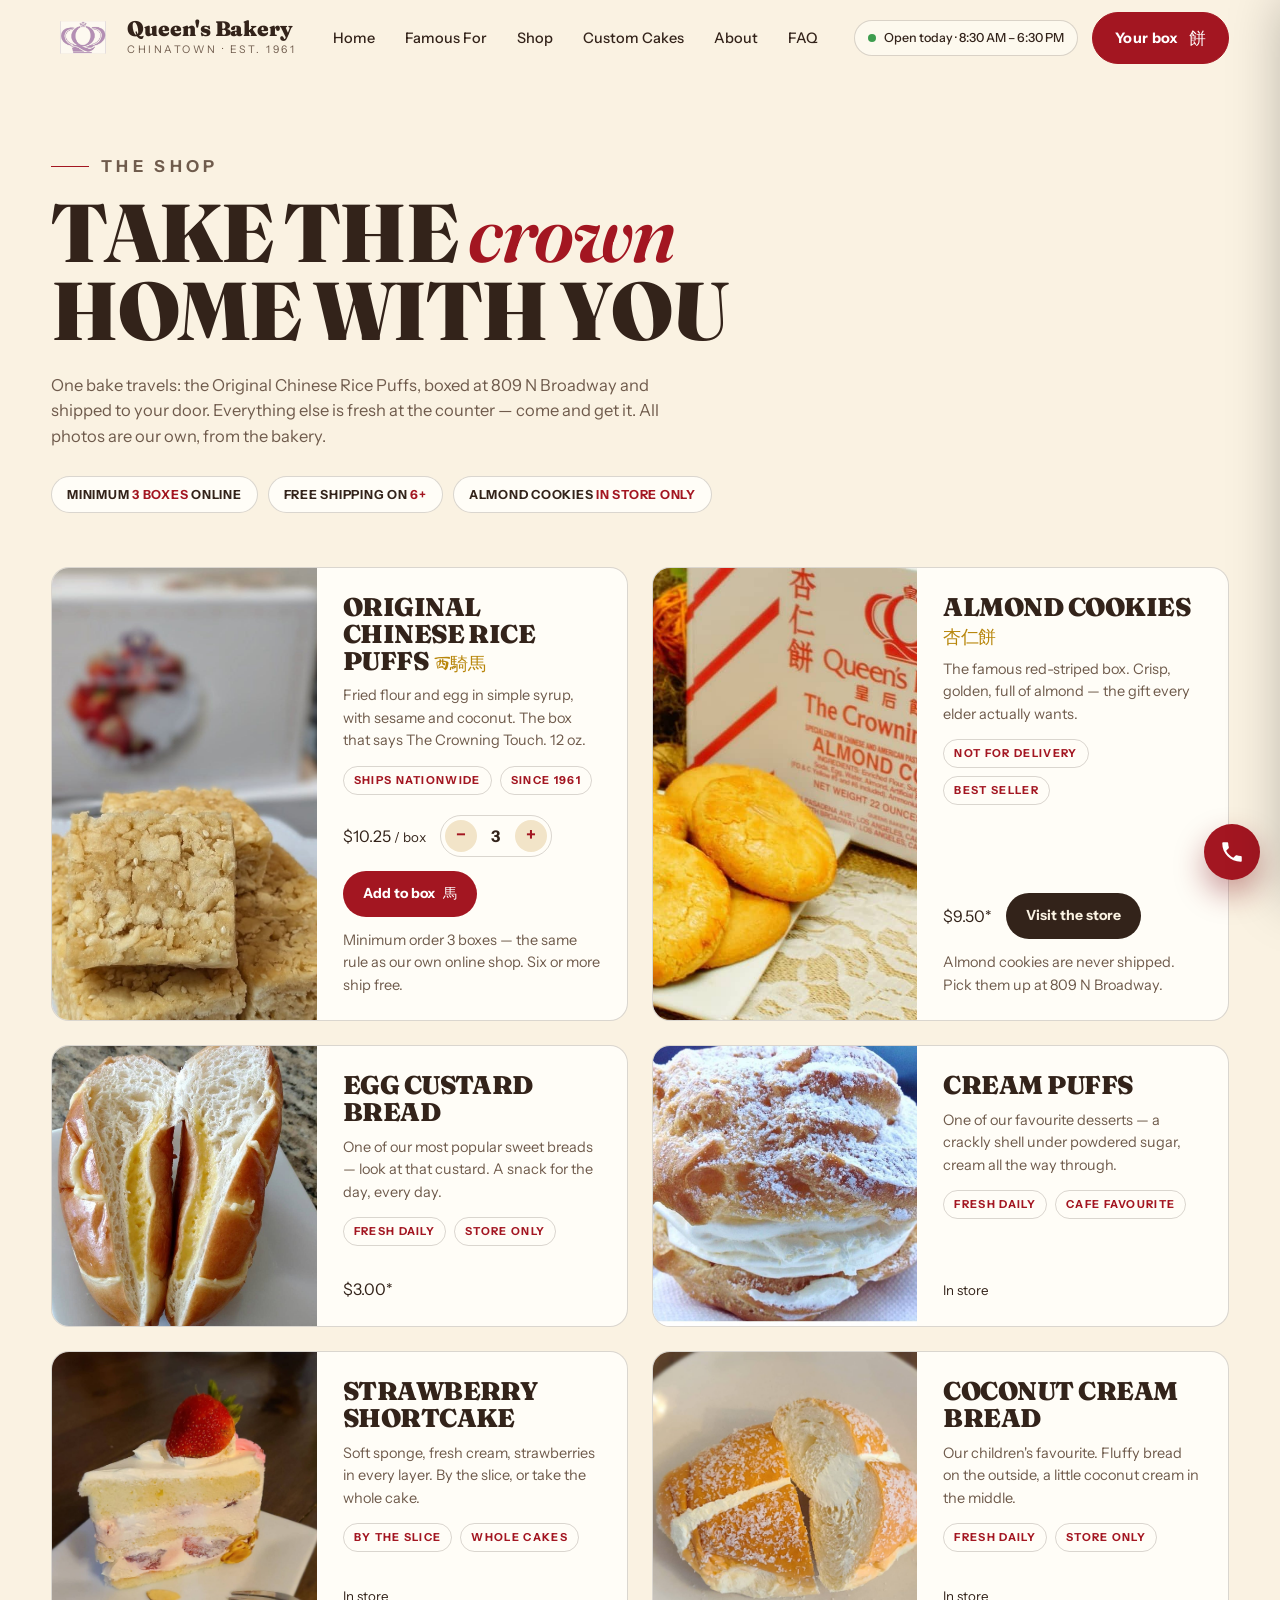
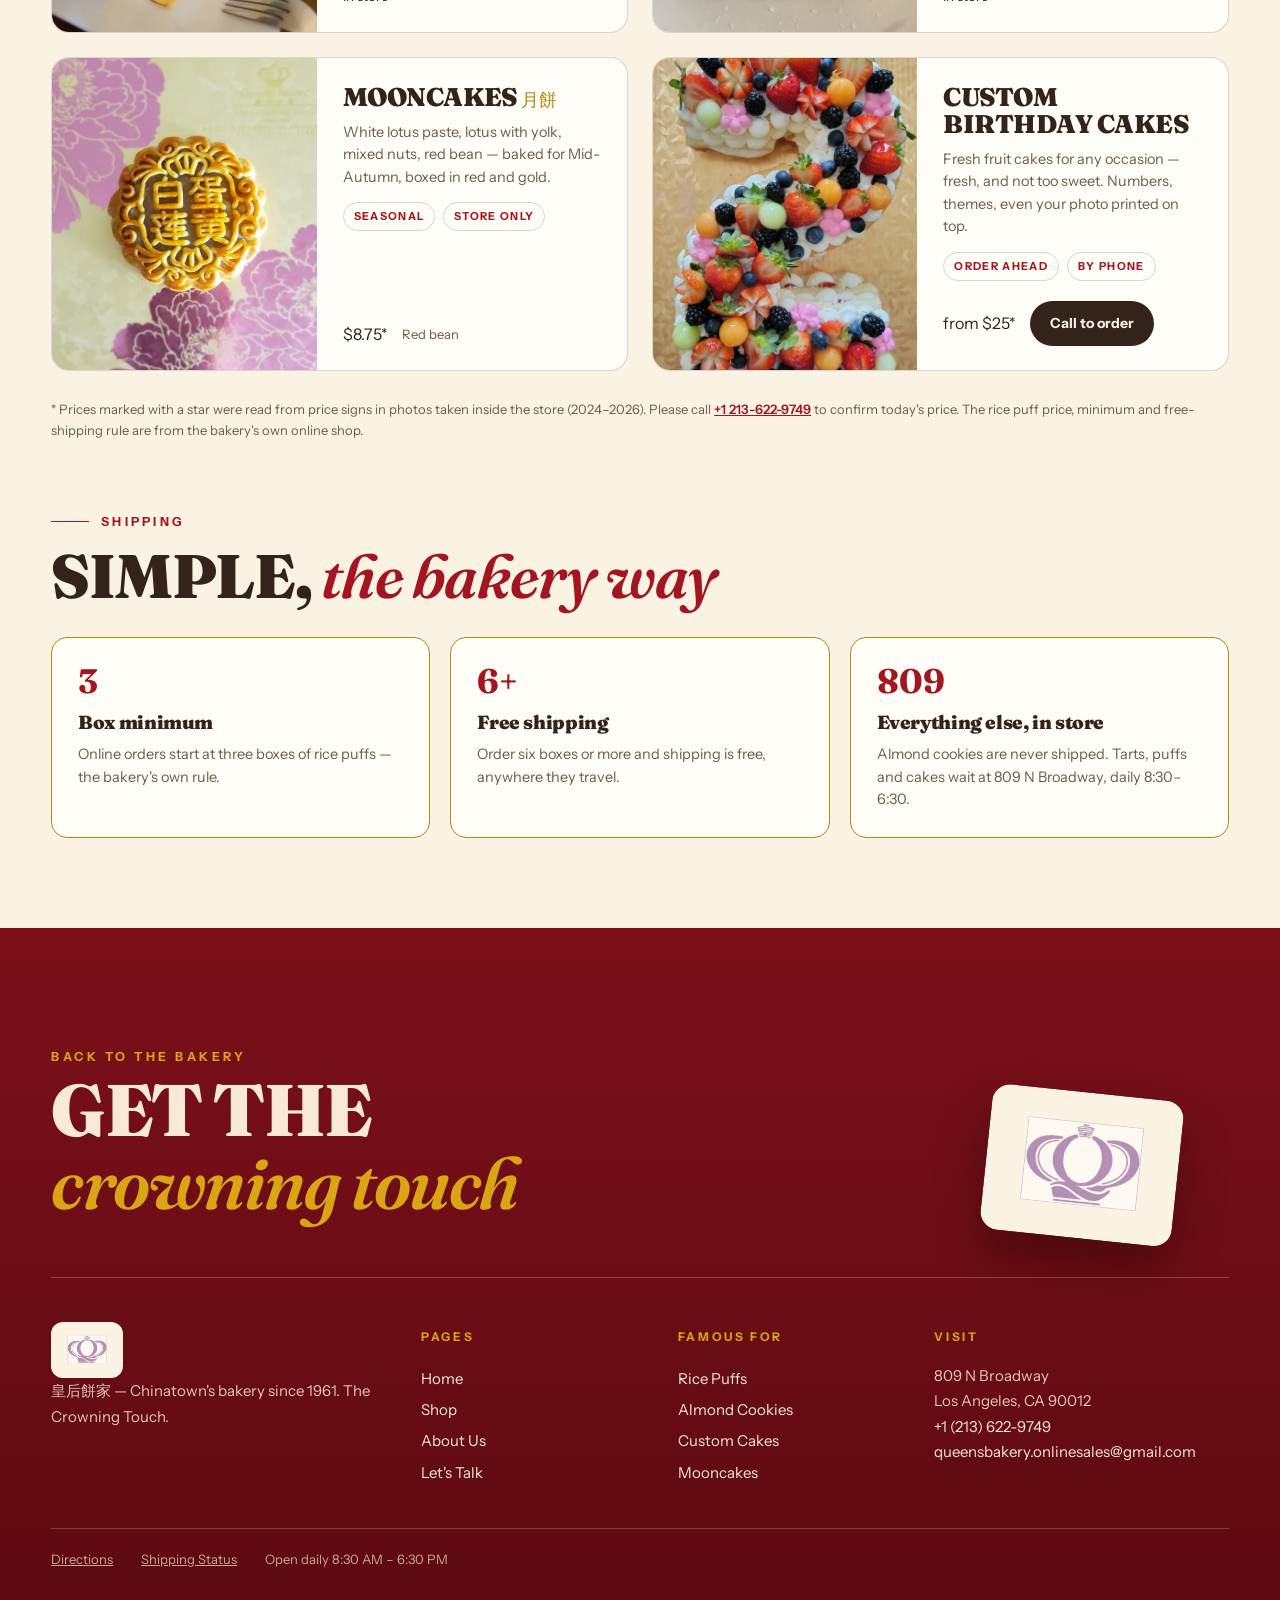
<file: shop.html>
<!DOCTYPE html>
<html lang="en">
<head>
<meta charset="UTF-8">
<meta name="viewport" content="width=device-width, initial-scale=1.0">
<title>Shop — Queen's Bakery, Chinatown 皇后餅家</title>
<meta name="description" content="Order Queen's Bakery Original Chinese Rice Puffs online — $10.25 a box, minimum 3 boxes, free shipping on 6 or more. Plus the in-store favourites of Chinatown, Los Angeles.">
<link rel="icon" href="assets/img/queens-logo.png">
<link rel="stylesheet" href="assets/css/site.css">
</head>
<body>

<header class="header" id="siteHeader">
  <div class="header__in">
    <a class="header__brand" href="index.html" aria-label="Queen's Bakery — home">
      <img src="assets/img/queens-logo.png" alt="Queen's Bakery crown logo">
      <span><b>Queen's Bakery</b><small>Chinatown · Est. 1961</small></span>
    </a>
    <nav class="header__nav" aria-label="Main">
      <a href="index.html">Home</a>
      <a href="index.html#famous">Famous For</a>
      <a href="shop.html">Shop</a>
      <a href="index.html#cakes">Custom Cakes</a>
      <a href="index.html#about">About</a>
      <a href="index.html#faq">FAQ</a>
    </nav>
    <div class="header__right">
      <span class="hours-chip"><i></i>Open today · 8:30 AM – 6:30 PM</span>
      <button class="btn cart-toggle" id="cartToggle" type="button"><span>Your box</span><span class="brush">餅</span><span class="cart-count" id="cartCount" hidden>0</span></button>
      <button class="header__burger" id="menuToggle" type="button" aria-label="Open menu" aria-expanded="false">☰</button>
    </div>
  </div>
</header>
<div class="mobile-menu" id="mobileMenu">
  <a href="index.html">Home</a>
  <a href="index.html#famous">Famous For</a>
  <a href="shop.html">Shop</a>
  <a href="index.html#cakes">Custom Cakes</a>
  <a href="index.html#about">About</a>
  <button class="btn" id="cartToggleMobile" type="button"><span>Open your box</span><span class="brush">餅</span></button>
</div>

<main>
  <section class="shop-hero">
    <p class="sec__kick">The shop</p>
    <h1 style="margin-top:14px">Take the <em>crown</em><br>home with you</h1>
    <p>One bake travels: the Original Chinese Rice Puffs, boxed at 809 N Broadway and shipped to your door. Everything else is fresh at the counter — come and get it. All photos are our own, from the bakery.</p>
    <div class="shop-meta">
      <span>Minimum <b>3 boxes</b> online</span>
      <span>Free shipping on <b>6+</b></span>
      <span>Almond cookies <b>in store only</b></span>
    </div>
  </section>

  <section class="shop-grid" aria-label="Products">
    <article class="p-card">
      <figure><img src="assets/img/puffs.jpg" alt="Queen's Bakery rice puffs stacked on a plate"></figure>
      <div class="p-card__body">
        <h3>Original Chinese Rice Puffs <span class="cn">西騎馬</span></h3>
        <p>Fried flour and egg in simple syrup, with sesame and coconut. The box that says The Crowning Touch. 12 oz.</p>
        <div class="p-card__tags"><span class="hot">Ships nationwide</span><span>Since 1961</span></div>
        <div class="p-card__foot">
          <span class="price">$10.25 <small>/ box</small></span>
          <span class="qty" aria-label="Quantity">
            <button type="button" data-qty="-1" aria-label="One less box">−</button>
            <output id="puffQty">3</output>
            <button type="button" data-qty="1" aria-label="One more box">+</button>
          </span>
          <button class="add-btn" id="addPuffs" type="button"><span>Add to box</span><span class="brush">馬</span></button>
        </div>
        <p class="note" style="margin-top:12px">Minimum order 3 boxes — the same rule as our own online shop. Six or more ship free.</p>
      </div>
    </article>

    <article class="p-card">
      <figure><img src="assets/img/almond.jpg" alt="Almond cookies beside the Queen's Bakery almond cookie box"></figure>
      <div class="p-card__body">
        <h3>Almond Cookies <span class="cn">杏仁餅</span></h3>
        <p>The famous red-striped box. Crisp, golden, full of almond — the gift every elder actually wants.</p>
        <div class="p-card__tags"><span class="hot">Not for delivery</span><span>Best seller</span></div>
        <div class="p-card__foot">
          <span class="price">$9.50*</span>
          <a class="call-btn" href="https://maps.google.com/?cid=10081724255272147053" target="_blank" rel="noopener"><span>Visit the store</span></a>
        </div>
        <p class="note" style="margin-top:12px">Almond cookies are never shipped. Pick them up at 809 N Broadway.</p>
      </div>
    </article>

    <article class="p-card">
      <figure><img src="assets/img/custard-bread.jpg" alt="Egg custard bread split open showing the custard inside"></figure>
      <div class="p-card__body">
        <h3>Egg Custard Bread</h3>
        <p>One of our most popular sweet breads — look at that custard. A snack for the day, every day.</p>
        <div class="p-card__tags"><span>Fresh daily</span><span>Store only</span></div>
        <div class="p-card__foot"><span class="price">$3.00*</span></div>
      </div>
    </article>

    <article class="p-card">
      <figure><img src="assets/img/cream-puff.jpg" alt="Cream puff dusted with powdered sugar"></figure>
      <div class="p-card__body">
        <h3>Cream Puffs</h3>
        <p>One of our favourite desserts — a crackly shell under powdered sugar, cream all the way through.</p>
        <div class="p-card__tags"><span>Fresh daily</span><span>Cafe favourite</span></div>
        <div class="p-card__foot"><span class="price"><small>In store</small></span></div>
      </div>
    </article>

    <article class="p-card">
      <figure><img src="assets/img/shortcake.jpg" alt="A slice of strawberry shortcake topped with a whole strawberry"></figure>
      <div class="p-card__body">
        <h3>Strawberry Shortcake</h3>
        <p>Soft sponge, fresh cream, strawberries in every layer. By the slice, or take the whole cake.</p>
        <div class="p-card__tags"><span>By the slice</span><span>Whole cakes</span></div>
        <div class="p-card__foot"><span class="price"><small>In store</small></span></div>
      </div>
    </article>

    <article class="p-card">
      <figure><img src="assets/img/bread-coconut.jpg" alt="Coconut cream bread cut in half"></figure>
      <div class="p-card__body">
        <h3>Coconut Cream Bread</h3>
        <p>Our children's favourite. Fluffy bread on the outside, a little coconut cream in the middle.</p>
        <div class="p-card__tags"><span>Fresh daily</span><span>Store only</span></div>
        <div class="p-card__foot"><span class="price"><small>In store</small></span></div>
      </div>
    </article>

    <article class="p-card">
      <figure><img src="assets/img/mooncake.jpg" alt="A single Queen's Bakery mooncake on floral paper"></figure>
      <div class="p-card__body">
        <h3>Mooncakes <span class="cn">月餅</span></h3>
        <p>White lotus paste, lotus with yolk, mixed nuts, red bean — baked for Mid-Autumn, boxed in red and gold.</p>
        <div class="p-card__tags"><span class="hot">Seasonal</span><span>Store only</span></div>
        <div class="p-card__foot"><span class="price">$8.75*</span><span class="note">Red bean</span></div>
      </div>
    </article>

    <article class="p-card">
      <figure><img src="assets/img/cake-fruit.jpg" alt="Fruit numeral birthday cake covered in berries"></figure>
      <div class="p-card__body">
        <h3>Custom Birthday Cakes</h3>
        <p>Fresh fruit cakes for any occasion — fresh, and not too sweet. Numbers, themes, even your photo printed on top.</p>
        <div class="p-card__tags"><span>Order ahead</span><span>By phone</span></div>
        <div class="p-card__foot">
          <span class="price">from $25*</span>
          <a class="call-btn" href="tel:+12136229749"><span>Call to order</span></a>
        </div>
      </div>
    </article>
  </section>

  <p class="note shop-note">* Prices marked with a star were read from price signs in photos taken inside the store (2024–2026). Please call <a href="tel:+12136229749">+1 213-622-9749</a> to confirm today's price. The rice puff price, minimum and free-shipping rule are from the bakery's own online shop.</p>

  <section class="ship-sec">
    <p class="sec__kick">Shipping</p>
    <h2 class="sec__title" style="margin-top:14px">Simple, <em>the bakery way</em></h2>
    <div class="ship-grid">
      <div class="ship-card"><b>3</b><h3>Box minimum</h3><p>Online orders start at three boxes of rice puffs — the bakery's own rule.</p></div>
      <div class="ship-card"><b>6+</b><h3>Free shipping</h3><p>Order six boxes or more and shipping is free, anywhere they travel.</p></div>
      <div class="ship-card"><b>809</b><h3>Everything else, in store</h3><p>Almond cookies are never shipped. Tarts, puffs and cakes wait at 809 N Broadway, daily 8:30–6:30.</p></div>
    </div>
  </section>
</main>

<footer class="footer" id="visit">
  <a class="footer__cta" href="index.html">
    <span class="kick">Back to the bakery</span>
    <h2>Get the<br><em>crowning touch</em></h2>
    <img class="footer__crown" src="assets/img/queens-logo.png" alt="" aria-hidden="true">
  </a>
  <div class="footer__grid">
    <div class="footer__brand">
      <img src="assets/img/queens-logo.png" alt="Queen's Bakery crown logo">
      <p>皇后餅家 — Chinatown's bakery since 1961. The Crowning Touch.</p>
    </div>
    <nav aria-label="Pages">
      <h4>Pages</h4>
      <a href="index.html">Home</a>
      <a href="shop.html">Shop</a>
      <a href="index.html#about">About Us</a>
      <a href="mailto:queensbakery.onlinesales@gmail.com">Let's Talk</a>
    </nav>
    <nav aria-label="Famous for">
      <h4>Famous For</h4>
      <a href="index.html#puffs">Rice Puffs</a>
      <a href="index.html#famous">Almond Cookies</a>
      <a href="index.html#cakes">Custom Cakes</a>
      <a href="index.html#mooncakes">Mooncakes</a>
    </nav>
    <div>
      <h4>Visit</h4>
      <p>809 N Broadway<br>Los Angeles, CA 90012<br><a href="tel:+12136229749">+1 (213) 622-9749</a><br><a href="mailto:queensbakery.onlinesales@gmail.com">queensbakery.onlinesales@gmail.com</a></p>
    </div>
  </div>
  <div class="footer__legal">
    <a href="https://maps.google.com/?cid=10081724255272147053" target="_blank" rel="noopener">Directions</a>
    <a href="https://www.queensbakeryla.com/shipping-status" target="_blank" rel="noopener">Shipping Status</a>
    <span>Open daily 8:30 AM – 6:30 PM</span>
  </div>
</footer>

<a class="call-float" href="tel:+12136229749" aria-label="Call Queen's Bakery">
  <svg viewBox="0 0 24 24" fill="#fff"><path d="M6.6 10.8c1.4 2.8 3.8 5.1 6.6 6.6l2.2-2.2c.3-.3.7-.4 1-.2 1.1.4 2.3.6 3.6.6.6 0 1 .4 1 1V20c0 .6-.4 1-1 1C10.6 21 3 13.4 3 4c0-.6.4-1 1-1h3.5c.6 0 1 .4 1 1 0 1.2.2 2.4.6 3.6.1.3 0 .7-.2 1l-2.3 2.2z"/></svg>
</a>

<div class="cart-backdrop" id="cartBackdrop"></div>
<aside class="cart-drawer" id="cartDrawer" aria-label="Shopping cart">
  <div class="cart-drawer__head">
    <h2>Your box <span>餅家</span></h2>
    <button class="cart-close" id="cartClose" type="button" aria-label="Close cart">✕</button>
  </div>
  <div class="cart-items" id="cartItems"></div>
  <div class="ship-progress" id="shipProgress" hidden>
    <p id="shipMsg"></p>
    <div class="ship-bar"><i id="shipBarFill"></i></div>
  </div>
  <div class="cart-foot">
    <div class="cart-total"><span>Subtotal</span><span id="cartSubtotal">$0.00</span></div>
    <div class="cart-ship"><span>Shipping</span><span id="cartShipping">—</span></div>
    <button class="add-btn checkout-btn" id="checkoutBtn" type="button"><span>Order by email</span><span class="brush">馬</span></button>
    <p class="cart-msg" id="cartMsg"></p>
    <p class="note">Checkout opens your email app with the order addressed to the bakery's online sales inbox — the same way their own shop takes online orders. Or call <a href="tel:+12136229749">+1 213-622-9749</a>.</p>
  </div>
</aside>

<script src="assets/js/site.js"></script>
<script src="assets/js/shop.js"></script>
</body>
</html>
</file>
<file: assets/css/site.css>
@import url("../fonts/fonts-local.css");
/* ============================================================
   QUEEN'S BAKERY — "THE CROWN BOX" (own design)
   Arrangement + transitions follow the studio reference's
   system: frosted nav pill, sticky poster stack with tilt,
   staggered postcard grid, title-left FAQ, 3-line footer CTA,
   line-mask title reveals, falling petals.
   Colours/type/photos are Queen's own.
   ============================================================ */
:root{
  --cream:#faf2e2;
  --cream-2:#f2e4c8;
  --paper:#fffdf7;
  --ink:#33231a;
  --ink-soft:#6f5b4c;
  --red:#a31621;
  --red-deep:#7c1019;
  --gold:#b8860b;
  --gold-bright:#d9a514;
  --line:rgba(51,35,26,.18);
  --serif:'Fraunces',Georgia,serif;
  --sans:'Instrument Sans',system-ui,sans-serif;
  --brush:'QB Brush',serif;
  --ease:cubic-bezier(.22,.9,.24,1);
  --ease-out:cubic-bezier(.16,1,.3,1);
  --edge:clamp(18px,4vw,56px);
  --header-h:76px;
}
*{box-sizing:border-box}
html{scroll-behavior:smooth}
html,body{overflow-x:clip}
body{margin:0;background:var(--cream);color:var(--ink);font-family:var(--sans);font-size:16px;line-height:1.55;-webkit-font-smoothing:antialiased}
img{display:block;max-width:100%}
a{color:inherit}
button{font:inherit}
::selection{background:var(--red);color:var(--cream)}
h1,h2,h3{font-family:var(--serif);font-weight:900;letter-spacing:-.02em;margin:0}
.seal{display:inline-flex;align-items:center;justify-content:center;background:var(--red);color:#fff;font-family:var(--brush);border-radius:6px;box-shadow:inset 0 0 0 2px rgba(255,255,255,.35);transform:rotate(-6deg)}

/* ---------- petals (reference ambient, almond-blossom colours) ---------- */
.petals{position:fixed;inset:0;z-index:150;pointer-events:none;overflow:hidden}
.petals i{position:absolute;top:-4vh;width:13px;height:10px;background:radial-gradient(ellipse at 30% 30%,#f7d3d6,#e79fb0);border-radius:80% 0 80% 0;opacity:.7;animation:petalfall linear infinite}
@keyframes petalfall{0%{transform:translate3d(0,-4vh,0) rotate(0deg)}25%{transform:translate3d(2.5vw,26vh,0) rotate(110deg)}50%{transform:translate3d(-1vw,52vh,0) rotate(200deg)}75%{transform:translate3d(2vw,78vh,0) rotate(290deg)}100%{transform:translate3d(.5vw,106vh,0) rotate(360deg)}}

/* ---------- header : pill morph + hide on scroll down ---------- */
.header{position:fixed;inset:0 0 auto 0;z-index:200;height:var(--header-h);transition:transform .32s var(--ease),background .35s,box-shadow .35s,height .35s}
.header--hidden{transform:translateY(-105%)}
.header__in{height:100%;display:flex;align-items:center;gap:20px;padding:0 var(--edge)}
.header__brand{display:flex;align-items:center;gap:12px;text-decoration:none;flex:0 0 auto}
.header__brand img{height:46px;width:auto}
.header__brand b{font-family:var(--serif);font-weight:900;font-size:21px;letter-spacing:-.01em;line-height:1;display:block}
.header__brand small{display:block;font-size:10.5px;letter-spacing:.24em;text-transform:uppercase;color:var(--ink-soft);margin-top:3px}
.header__nav{margin-inline:auto;display:flex;gap:30px;padding:10px 6px;border:1px solid transparent;border-radius:999px;transition:background .4s var(--ease),box-shadow .4s,border-color .4s,padding .4s}
.header--scrolled .header__nav{background:rgba(255,253,247,.85);-webkit-backdrop-filter:blur(14px);backdrop-filter:blur(14px);border-color:var(--line);box-shadow:0 16px 36px rgba(51,35,26,.13);padding:10px 24px}
.header__nav a{text-decoration:none;font-size:14.5px;font-weight:500;position:relative;padding:4px 0;white-space:nowrap}
.header__nav a:after{content:"";position:absolute;left:0;bottom:0;height:2px;width:100%;background:var(--red);transform:scaleX(0);transform-origin:right;transition:transform .35s var(--ease)}
.header__nav a:hover:after{transform:scaleX(1);transform-origin:left}
.header__right{display:flex;align-items:center;gap:14px;flex:0 0 auto}
.hours-chip{font-size:12.5px;font-weight:500;border:1px solid var(--line);border-radius:999px;padding:7px 13px;display:flex;gap:8px;align-items:center;background:rgba(255,253,247,.6)}
.hours-chip i{width:8px;height:8px;border-radius:50%;background:#3d9d4e;flex:0 0 auto;animation:pulse 2s infinite}
@keyframes pulse{0%,100%{box-shadow:0 0 0 0 rgba(61,157,78,.45)}55%{box-shadow:0 0 0 6px rgba(61,157,78,0)}}
.btn{display:inline-flex;align-items:center;gap:10px;background:var(--red);color:#fff;text-decoration:none;font-weight:700;font-size:14.5px;letter-spacing:.02em;padding:12px 22px;border-radius:999px;border:1px solid var(--red);cursor:pointer;transition:transform .25s var(--ease),background .25s,color .25s}
.btn:hover{background:var(--red-deep);transform:translateY(-2px)}
.btn--ghost{background:transparent;color:var(--ink);border-color:var(--ink)}
.btn--ghost:hover{background:var(--ink);color:var(--cream)}
.btn--gold{background:var(--gold);border-color:var(--gold);color:#fff}
.btn--gold:hover{background:#9c720a}
.btn .brush{font-family:var(--brush);font-weight:400;font-size:1.15em}
.header--scrolled{background:rgba(250,242,226,.55);height:66px}
.header__burger{display:none;margin-left:auto;background:none;border:1px solid var(--line);border-radius:10px;width:44px;height:44px;font-size:21px;cursor:pointer;align-items:center;justify-content:center}
.mobile-menu{display:none}
@media(max-width:1024px){
  .header__nav,.header__right .hours-chip{display:none}
  .header__burger{display:inline-flex}
  .mobile-menu{display:block;position:fixed;inset:var(--header-h) 0 auto 0;z-index:190;background:var(--paper);border-bottom:2px solid var(--gold);padding:20px var(--edge) 26px;transform:translateY(-12px);opacity:0;pointer-events:none;transition:.3s var(--ease)}
  .mobile-menu.is-open{transform:none;opacity:1;pointer-events:auto}
  .mobile-menu a{display:block;font-family:var(--serif);font-weight:900;font-size:26px;text-decoration:none;padding:7px 0;border-bottom:1px solid var(--line)}
  .mobile-menu .btn{margin-top:16px;width:100%;justify-content:center}
}
@media(max-width:560px){ .header__right .btn{display:none} .header__brand b{font-size:18px} }

/* ---------- line-mask reveals (reference transition, .55s) ---------- */
.lm{display:block;overflow:hidden;padding-bottom:.09em;margin-bottom:-.09em}
.lm .li{display:block;transform:translateY(112%);transition:transform .55s var(--ease)}
[data-lm].is-in .lm .li{transform:none}
[data-lm].is-in .lm:nth-child(2) .li{transition-delay:.08s}
[data-lm].is-in .lm:nth-child(3) .li{transition-delay:.16s}

/* ---------- hero ---------- */
.hero{position:relative;min-height:100svh;display:flex;flex-direction:column;justify-content:flex-end;padding:calc(var(--header-h) + 26px) var(--edge) 0;overflow:clip;background:
  radial-gradient(1100px 520px at 85% -10%,#f7e7c3 0%,transparent 60%),
  radial-gradient(800px 500px at -10% 110%,#f3ddba 0%,transparent 55%),var(--cream)}
.hero__brush{position:absolute;left:10px;top:50%;transform:translateY(-50%);writing-mode:vertical-rl;font-family:var(--brush);font-size:clamp(30px,3.4vw,50px);letter-spacing:.28em;color:rgba(51,35,26,.75);z-index:3}
.hero__brush .seal{font-size:.5em;width:2em;height:2em;margin-top:1.2em}
.hero__grid{position:relative;z-index:2;display:grid;grid-template-columns:minmax(0,1.15fr) minmax(0,.85fr);gap:clamp(24px,4vw,64px);align-items:end;max-width:1460px;margin:0 auto;width:100%}
@media(min-width:900px){ .hero__grid,.hero__scroll{padding-left:clamp(46px,4.6vw,78px)} }
.hero__eyebrow{display:flex;align-items:center;gap:12px;font-size:12.5px;font-weight:700;letter-spacing:.26em;text-transform:uppercase;color:var(--red)}
.hero__eyebrow:before{content:"";width:44px;height:1px;background:var(--red)}
.hero h1{font-size:clamp(52px,7.2vw,118px);line-height:.96;text-transform:uppercase;margin:18px 0 0}
.hero h1 .line{display:block;overflow:hidden;padding-bottom:.08em;margin-bottom:-.08em}
.hero h1 .li{display:block;transform:translateY(112%);animation:lineUp .55s var(--ease) forwards}
.hero h1 .line:nth-child(2) .li{animation-delay:.07s}
.hero h1 .line:nth-child(3) .li{animation-delay:.14s}
.hero h1 .line:nth-child(4) .li{animation-delay:.21s}
@keyframes lineUp{to{transform:none}}
.hero h1 .accent{font-style:italic;font-weight:600;text-transform:none;color:var(--red);letter-spacing:-.03em}
.hero__rotator{display:inline-block;position:relative;vertical-align:bottom;min-width:5.2ch}
.hero__rotator .w{display:inline-block;transition:transform .5s var(--ease),opacity .5s}
.hero__rotator .w.out{transform:translateY(-16%) rotate(-2deg);opacity:0}
.hero__sub{margin:26px 0 0;max-width:46ch;color:var(--ink-soft);font-size:clamp(15.5px,1.25vw,18px);line-height:1.65}
.hero__cta{display:flex;flex-wrap:wrap;gap:14px;margin-top:32px}
.hero__meta{display:flex;flex-wrap:wrap;gap:10px 26px;margin-top:30px;padding-top:20px;border-top:1px solid var(--line);font-size:13.5px;font-weight:500}
.hero__meta span{display:flex;gap:8px;align-items:center}
.hero__meta b{color:var(--red);font-family:var(--serif)}
[data-load]{opacity:0;transform:translateY(26px);animation:fadeUp .8s var(--ease-out) forwards;animation-delay:calc(var(--i,0)*.11s)}
@keyframes fadeUp{to{opacity:1;transform:none}}
.hero__photo{position:relative;justify-self:end;width:min(100%,520px)}
.hero__arch{border-radius:280px 280px 18px 18px;overflow:hidden;border:1px solid var(--gold);outline:1px solid rgba(184,134,11,.4);outline-offset:6px;aspect-ratio:.86;position:relative}
.hero__arch img{width:100%;height:100%;object-fit:cover;object-position:50% 20%;transform:scale(1.12)}
.hero__stamp{position:absolute;left:-34px;bottom:44px;width:92px;height:92px;font-size:34px;z-index:4}
.hero__tag{position:absolute;right:-14px;top:36px;background:var(--paper);border:1px solid var(--gold);border-radius:12px;padding:10px 14px;box-shadow:0 16px 34px rgba(51,35,26,.16);transform:rotate(3deg);z-index:4}
.hero__tag b{font-family:var(--serif);font-size:19px;display:block;line-height:1}
.hero__tag small{font-size:11px;letter-spacing:.14em;text-transform:uppercase;color:var(--ink-soft)}
.hero__scroll{position:relative;z-index:2;max-width:1460px;margin:34px auto 0;width:100%;display:flex;justify-content:space-between;align-items:center;padding:16px 2px 20px;font-size:11.5px;letter-spacing:.22em;text-transform:uppercase;color:var(--ink-soft)}
.hero__scroll .bar{flex:1;height:1px;background:var(--line);margin:0 18px;position:relative;overflow:hidden}
.hero__scroll .bar i{position:absolute;inset:0;background:var(--red);transform-origin:left;animation:scrollhint 2.6s var(--ease) infinite}
@keyframes scrollhint{0%{transform:scaleX(0);transform-origin:left}45%{transform:scaleX(1);transform-origin:left}55%{transform:scaleX(1);transform-origin:right}100%{transform:scaleX(0);transform-origin:right}}
@media(max-width:899px){
  .hero__grid{grid-template-columns:minmax(0,1fr)}
  .hero__photo{justify-self:center;width:min(88vw,420px);margin-top:8px}
  .hero__brush{display:none}
  .hero h1{font-size:clamp(44px,13.5vw,64px)}
  .hero__stamp{left:-8px;width:74px;height:74px;font-size:27px}
}

/* ---------- sections ---------- */
.sec{padding:clamp(84px,10vw,150px) var(--edge);position:relative}
.sec__in{max-width:1460px;margin:0 auto;position:relative}
.sec__head{display:flex;align-items:flex-end;justify-content:space-between;gap:26px;margin-bottom:clamp(36px,4.5vw,64px);flex-wrap:wrap}
.sec__head--center{justify-content:center;text-align:center}
.sec__head--center .sec__kick{justify-content:center}
.sec__head--center .sec__note{text-align:center}
.sec__kick{font-size:12.5px;font-weight:700;letter-spacing:.26em;text-transform:uppercase;color:var(--red);display:flex;gap:12px;align-items:center}
.sec__kick:before{content:"";width:38px;height:1px;background:var(--red)}
.sec__title{font-size:clamp(38px,4.8vw,72px);line-height:1;text-transform:uppercase;margin-top:14px}
.sec__title em{font-style:italic;font-weight:600;text-transform:none;color:var(--red)}
.sec__note{max-width:38ch;color:var(--ink-soft);font-size:15.5px}
[data-reveal]{opacity:0;transform:translateY(28px);transition:opacity .8s var(--ease-out),transform .8s var(--ease-out)}
[data-reveal].is-in{opacity:1;transform:none}

/* ---------- famous : poster + right title, seal bleed ---------- */
.famous{overflow:clip}
.famous-head{display:grid;grid-template-columns:minmax(0,.92fr) minmax(0,1.08fr);gap:clamp(28px,4.5vw,72px);align-items:end;margin-bottom:clamp(36px,4.5vw,60px)}
.reel{position:relative;border-radius:16px;overflow:hidden;border:1px solid var(--gold);aspect-ratio:16/9.5}
.reel img{width:100%;height:100%;object-fit:cover;object-position:50% 30%}
.reel__label{position:absolute;left:16px;bottom:14px;background:rgba(36,18,9,.82);color:var(--cream);font-size:11.5px;font-weight:700;letter-spacing:.18em;text-transform:uppercase;padding:8px 13px;border-radius:999px}
.reel__seal{position:absolute;right:16px;top:14px;width:52px;height:52px;font-size:21px}
.famous-head__r{text-align:right}
.famous-head__r .sec__kick{flex-direction:row-reverse}
.famous-head__r .sec__kick:before{background:var(--red)}
.famous-head__r .sec__note{margin-left:auto}
.famous__bleed{position:absolute;right:clamp(6px,3vw,44px);bottom:-52px;width:104px;height:104px;font-size:36px;z-index:6}
@media(max-width:899px){ .famous-head{grid-template-columns:minmax(0,1fr)} .famous-head__r{text-align:left} .famous-head__r .sec__kick{flex-direction:row} .famous-head__r .sec__note{margin-left:0} }

/* ---------- the famous four : expanding bands ---------- */
.four{display:flex;gap:14px;height:min(72vh,640px)}
.four__band{position:relative;flex:1 1 0;border-radius:20px;overflow:hidden;cursor:pointer;transition:flex .9s var(--ease);border:1px solid rgba(184,134,11,.5);min-width:0;background:var(--ink)}
.four__band img{position:absolute;inset:0;width:100%;height:100%;object-fit:cover;opacity:.92;transition:transform 1.2s var(--ease),opacity .6s}
.four__band:nth-child(1) img{object-position:50% 74%}
.four__band:nth-child(2) img{object-position:12% 88%}
.four__band:after{content:"";position:absolute;inset:0;background:linear-gradient(to top,rgba(28,15,8,.82) 0%,rgba(28,15,8,.18) 46%,rgba(28,15,8,.06) 70%)}
.four__band.is-active{flex:3.1 1 0}
.four__band.is-active img{transform:scale(1.05)}
.four__num{position:absolute;top:18px;left:20px;z-index:3;color:#fff;font-family:var(--serif);font-style:italic;font-weight:600;font-size:19px;opacity:.9}
.four__name{position:absolute;z-index:3;left:22px;bottom:20px;right:18px;color:#fff}
.four__name h3{font-size:clamp(21px,1.9vw,31px);line-height:1.02;text-transform:uppercase}
.four__name p{display:none;margin:10px 0 0;font-size:14px;line-height:1.55;color:rgba(255,255,255,.85);max-width:34ch}
.four__band.is-active .four__name p{display:block}
.four__price{position:absolute;z-index:3;top:16px;right:16px;background:var(--cream);color:var(--ink);font-weight:700;font-size:13px;padding:6px 12px;border-radius:999px;opacity:0;transform:translateY(-6px);transition:.45s var(--ease) .1s}
.four__band.is-active .four__price{opacity:1;transform:none}
@media(max-width:899px){
  .four{flex-direction:column;height:auto}
  .four__band{flex:none;height:118px;transition:height .8s var(--ease)}
  .four__band.is-active{height:340px}
  .four__name h3{font-size:23px}
}

/* ---------- poster stack (services arrangement + stack tilt) ---------- */
.stack{position:relative}
.poster{position:sticky;top:0;min-height:100svh;display:flex;flex-direction:column;justify-content:flex-end;padding:calc(var(--header-h) + 18px) var(--edge) 0;overflow:clip;will-change:transform;transform-origin:center 18%;border-top:1px solid rgba(184,134,11,.45)}
.poster--red{background:linear-gradient(180deg,#b01a26,var(--red-deep));color:var(--cream)}
.poster--cream{background:var(--cream);color:var(--ink)}
.poster--dark{background:#2a1a12;color:#f5e8d5}
.poster__cta{position:absolute;top:calc(var(--header-h) + 28px);right:var(--edge);z-index:6;box-shadow:0 16px 34px rgba(0,0,0,.2)}
.poster__blocks{display:grid;grid-template-columns:repeat(3,minmax(0,1fr));gap:26px;max-width:1460px;margin:0 auto;width:100%;position:relative;z-index:3}
.p-block{max-width:32ch}
.p-block:nth-child(2){transform:translateY(30px)}
.p-block:nth-child(3){transform:translateY(-6px);justify-self:end}
.p-block b{font-family:var(--serif);font-weight:900;font-size:clamp(24px,2.3vw,36px);line-height:1;color:var(--gold-bright)}
.poster--cream .p-block b{color:var(--red)}
.p-block h3{font-size:clamp(19px,1.7vw,25px);margin:8px 0 6px}
.p-block p{margin:0;font-size:14.5px;line-height:1.6;opacity:.88}
.poster__title{font-size:clamp(58px,11.2vw,178px);line-height:.88;text-transform:uppercase;max-width:1460px;margin:clamp(12px,2.2vh,26px) auto 0;width:100%;position:relative;z-index:2}
.poster__lead{margin:12px auto 0;width:100%;font-size:clamp(15px,1.25vw,17.5px);line-height:1.55;opacity:.92;max-width:1460px;position:relative;z-index:2;padding-right:min(34vw,480px)}
.poster__band{margin-top:clamp(14px,2.4vh,26px);height:25svh;position:relative;margin-left:calc(var(--edge) * -1);margin-right:calc(var(--edge) * -1)}
.poster__band img{width:100%;height:100%;object-fit:cover;object-position:50% 62%}
.poster__seal{position:absolute;right:calc(var(--edge) + 6px);top:-30px;width:66px;height:66px;font-size:25px;z-index:4}
@media(max-width:899px){
  .poster{position:relative;min-height:0;padding-top:104px}
  .poster__cta{top:20px}
  .poster__blocks{grid-template-columns:1fr;gap:18px}
  .p-block,.p-block:nth-child(2),.p-block:nth-child(3){transform:none!important;justify-self:start}
  .poster__title{font-size:16.5vw}
  .poster__lead{padding-right:0}
  .poster__band{height:230px}
}

/* ---------- work : staggered postcard grid ---------- */
.cards-sec{background:var(--paper)}
.cards{display:grid;grid-template-columns:repeat(2,minmax(0,1fr));gap:26px;max-width:1240px;margin:0 auto;padding-bottom:clamp(30px,5vw,84px)}
.card{background:var(--paper);border:1px solid var(--line);border-radius:8px;padding:26px 26px 0;position:relative;overflow:hidden;box-shadow:0 10px 30px rgba(51,35,26,.05)}
.cards .card:nth-child(even){transform:translateY(clamp(30px,5vw,84px))}
[data-reveal].card.is-in:nth-child(even){transform:translateY(clamp(30px,5vw,84px))}
.card h3{font-size:clamp(22px,2vw,30px);text-transform:uppercase;line-height:1.05;max-width:85%}
.card__arrow{position:absolute;top:22px;right:22px;font-size:22px;font-weight:700}
.card p{margin:12px 0 0;color:var(--ink-soft);font-size:15px;max-width:44ch}
.card__tags{display:flex;flex-wrap:wrap;gap:8px 18px;margin-top:16px;font-size:11.5px;font-weight:700;letter-spacing:.16em;text-transform:uppercase}
.card__tags span{display:flex;align-items:center;gap:8px}
.card__tags span:before{content:"";width:6px;height:6px;border-radius:50%;background:var(--red)}
.card__seal{position:absolute;right:24px;top:118px;font-family:var(--brush);color:var(--red);font-size:28px;transform:rotate(-6deg);z-index:3;opacity:.92}
.card figure{margin:22px -26px 0;position:relative;overflow:hidden;aspect-ratio:16/10}
.card figure img{width:100%;height:100%;object-fit:cover;transition:transform .8s var(--ease)}
.card:hover figure img{transform:scale(1.04)}
.card--more{display:flex;flex-direction:column;align-items:center;justify-content:center;gap:8px;text-decoration:none;min-height:280px;background:var(--cream);text-align:center}
.card--more__brush{font-family:var(--brush);font-size:54px;color:var(--red)}
.card--more__en{font-family:var(--serif);font-style:italic;font-size:20px}
.card--more__at{font-size:12px;letter-spacing:.2em;text-transform:uppercase;color:var(--ink-soft)}
@media(max-width:899px){ .cards{grid-template-columns:1fr} .cards .card:nth-child(even){transform:none} [data-reveal].card.is-in:nth-child(even){transform:none} .card__seal{top:124px;right:20px} }

/* ---------- about ---------- */
.about{background:var(--cream)}
.about__grid{display:grid;grid-template-columns:minmax(0,1.02fr) minmax(0,.98fr);gap:clamp(30px,5vw,80px);align-items:center}
.about__photo{border-radius:18px;overflow:hidden;border:1px solid var(--gold);outline:1px solid rgba(184,134,11,.35);outline-offset:6px}
.about__photo img{width:100%;height:100%;object-fit:cover;aspect-ratio:1.18}
.about__title{font-size:clamp(34px,3.9vw,58px);line-height:1.02;text-transform:uppercase;margin:14px 0 20px}
.about__title em{font-style:italic;text-transform:none;color:var(--red)}
.about p{color:var(--ink-soft);margin:0 0 16px;max-width:56ch}
.counters{display:grid;grid-template-columns:repeat(4,1fr);gap:18px;margin-top:clamp(40px,5vw,70px);border-top:1px solid var(--line);padding-top:34px}
.counter b{font-family:var(--serif);font-weight:900;font-size:clamp(34px,4vw,58px);line-height:1;color:var(--red);display:block}
.counter>span{font-size:12px;letter-spacing:.16em;text-transform:uppercase;color:var(--ink-soft)}
@media(max-width:899px){ .about__grid{grid-template-columns:minmax(0,1fr)} .counters{grid-template-columns:repeat(2,1fr)} }

/* ---------- FAQ : title left, tickets right ---------- */
.faq-sec{background:linear-gradient(180deg,var(--cream),var(--cream-2))}
.faq-grid{display:grid;grid-template-columns:minmax(0,.82fr) minmax(0,1.18fr);gap:clamp(34px,5vw,90px);align-items:start}
.faq-side{position:sticky;top:110px}
.faq-side .sec__title{font-size:clamp(40px,4.6vw,68px)}
.faq-side__seal{width:84px;height:84px;font-size:30px;margin-top:30px}
.faq-list{display:flex;flex-direction:column;gap:18px}
.ticket{border:1px solid var(--line);border-radius:14px;background:var(--paper);padding:0 24px;position:relative;
  -webkit-mask:radial-gradient(circle 11px at left center,transparent 10px,#000 11px) left/51% 100% no-repeat,radial-gradient(circle 11px at right center,transparent 10px,#000 11px) right/51% 100% no-repeat;
  mask:radial-gradient(circle 11px at left center,transparent 10px,#000 11px) left/51% 100% no-repeat,radial-gradient(circle 11px at right center,transparent 10px,#000 11px) right/51% 100% no-repeat}
.ticket__q{display:flex;align-items:center;gap:18px;width:100%;background:none;border:0;padding:24px 0;cursor:pointer;text-align:left}
.ticket__no{font-family:var(--serif);font-style:italic;font-weight:600;color:var(--gold);font-size:19px}
.ticket__q h3{font-size:clamp(19px,1.8vw,24px);font-weight:700;letter-spacing:-.01em;flex:1}
.ticket__plus{width:40px;height:40px;border:1px solid var(--line);border-radius:50%;display:flex;align-items:center;justify-content:center;font-size:22px;color:var(--red);flex:0 0 auto;transition:.4s var(--ease)}
.ticket.is-open .ticket__plus{transform:rotate(45deg);background:var(--red);color:#fff;border-color:var(--red)}
.ticket__a{display:grid;grid-template-rows:0fr;transition:grid-template-rows .5s var(--ease)}
.ticket__a>div{overflow:hidden}
.ticket.is-open .ticket__a{grid-template-rows:1fr}
.ticket__a p{margin:0;padding:0 0 26px 42px;color:var(--ink-soft);max-width:62ch}
.ticket__a a{color:var(--red);font-weight:600}
@media(max-width:1024px){ .faq-grid{grid-template-columns:1fr} .faq-side{position:static} .faq-side__seal{display:none} }

/* ---------- footer : 3-line CTA, gold sun disc ---------- */
.footer{background:linear-gradient(180deg,var(--red-deep),#5d0a12);color:#f7e9d4;padding:clamp(70px,9vw,120px) var(--edge) 34px;position:relative;overflow:clip}
.footer__disc{position:absolute;right:-150px;top:6px;width:430px;height:430px;border-radius:50%;background:radial-gradient(circle at 36% 34%,#eec254,var(--gold) 58%,#8a6308);opacity:.92}
.footer__cta{display:block;text-decoration:none;max-width:1460px;margin:0 auto;position:relative;padding-bottom:clamp(36px,4.5vw,60px);border-bottom:1px solid rgba(247,233,212,.25)}
.footer__cta .kick{font-size:12.5px;font-weight:700;letter-spacing:.28em;text-transform:uppercase;color:var(--gold-bright)}
.footer__cta h2{font-size:clamp(38px,5.7vw,86px);line-height:1;text-transform:uppercase;margin-top:6px}
.footer__cta h2 .fl{display:block}
.footer__cta h2 em{font-style:italic;text-transform:none;color:var(--gold-bright)}
.footer__crown{position:absolute;right:clamp(10px,4vw,70px);top:52%;transform:translateY(-50%) rotate(6deg);width:clamp(120px,15vw,225px);background:var(--cream);border-radius:18px;padding:14px;box-shadow:0 24px 50px rgba(0,0,0,.3);z-index:2}
.footer__grid{max-width:1460px;margin:0 auto;display:grid;grid-template-columns:1.5fr 1fr 1fr 1.3fr;gap:30px;padding-top:44px}
.footer__brand img{height:56px;width:auto;background:var(--cream);border-radius:12px;padding:8px}
.footer__brand p{color:rgba(247,233,212,.75);font-size:14.5px;max-width:32ch;margin:16px 0 0}
.footer h4{font-size:12px;letter-spacing:.22em;text-transform:uppercase;color:var(--gold-bright);margin:6px 0 16px;font-family:var(--sans)}
.footer__grid a{display:block;color:#f7e9d4;text-decoration:none;font-size:15px;padding:4px 0}
.footer__grid a:hover{color:var(--gold-bright)}
.footer__grid p{margin:0;color:rgba(247,233,212,.85);font-size:15px;line-height:1.7}
.footer__grid p a{display:inline;padding:0}
.footer__legal{max-width:1460px;margin:40px auto 0;border-top:1px solid rgba(247,233,212,.22);padding-top:20px;display:flex;flex-wrap:wrap;gap:10px 28px;font-size:13px;color:rgba(247,233,212,.7)}
.footer__legal a{color:inherit}
@media(max-width:899px){ .footer__grid{grid-template-columns:1fr 1fr} .footer__crown{opacity:.3} .footer__disc{opacity:.5;width:300px;height:300px} }

/* ---------- call float ---------- */
.call-float{position:fixed;right:20px;bottom:20px;z-index:180;width:56px;height:56px;border-radius:50%;background:var(--red);display:flex;align-items:center;justify-content:center;box-shadow:0 14px 30px rgba(124,16,25,.4);transition:transform .25s}
.call-float:hover{transform:scale(1.08)}
.call-float svg{width:26px;height:26px}

/* ---------- shop ---------- */
.shop-hero{padding:calc(var(--header-h) + 56px) var(--edge) 10px;max-width:1460px;margin:0 auto}
.shop-hero h1{font-size:clamp(42px,6.4vw,96px);line-height:.96;text-transform:uppercase}
.shop-hero h1 em{font-style:italic;text-transform:none;color:var(--red)}
.shop-hero p{max-width:56ch;color:var(--ink-soft);margin:22px 0 0;font-size:16.5px}
.shop-meta{display:flex;flex-wrap:wrap;gap:10px;margin-top:26px}
.shop-meta span{border:1px solid var(--line);background:var(--paper);border-radius:999px;padding:8px 15px;font-size:12.5px;font-weight:700;letter-spacing:.06em;text-transform:uppercase}
.shop-meta b{color:var(--red)}
.shop-grid{display:grid;grid-template-columns:repeat(2,minmax(0,1fr));gap:24px;max-width:1460px;margin:0 auto;padding:44px var(--edge) 10px}
.p-card{background:var(--paper);border:1px solid var(--line);border-radius:18px;overflow:hidden;display:grid;grid-template-columns:minmax(0,.92fr) minmax(0,1.08fr);transition:box-shadow .35s,transform .35s}
.p-card:hover{box-shadow:0 24px 48px rgba(51,35,26,.13);transform:translateY(-4px)}
.p-card figure{margin:0;position:relative;min-height:280px}
.p-card figure img{position:absolute;inset:0;width:100%;height:100%;object-fit:cover}
.shop-grid .p-card:first-child figure img{object-position:50% 74%}
.p-card__body{padding:26px 26px 24px;display:flex;flex-direction:column}
.p-card__body h3{font-size:clamp(21px,2vw,28px);text-transform:uppercase;line-height:1.05}
.p-card__body h3 .cn{font-family:var(--brush);font-weight:400;font-size:.72em;color:var(--gold);text-transform:none}
.p-card__body p{color:var(--ink-soft);font-size:14.5px;margin:10px 0 0}
.p-card__tags{display:flex;flex-wrap:wrap;gap:8px;margin-top:14px}
.p-card__tags span{font-size:11px;font-weight:700;letter-spacing:.12em;text-transform:uppercase;border:1px solid var(--line);border-radius:999px;padding:5px 10px;color:var(--red)}
.p-card__foot{margin-top:auto;padding-top:20px;display:flex;align-items:center;gap:14px;flex-wrap:wrap}
.p-price{font-family:var(--serif);font-weight:900;font-size:26px}
.p-price small{font-family:var(--sans);font-weight:500;font-size:13px;color:var(--ink-soft)}
.qty{display:inline-flex;align-items:center;gap:4px;border:1px solid var(--line);border-radius:999px;padding:4px}
.qty button{width:32px;height:32px;border-radius:50%;border:0;background:var(--cream-2);font-size:18px;cursor:pointer;color:var(--red);font-weight:700}
.qty output{min-width:30px;text-align:center;font-weight:700}
.add-btn{background:var(--red);color:#fff;border:0;border-radius:999px;padding:12px 20px;font-weight:700;font-size:14px;cursor:pointer;display:inline-flex;gap:8px;align-items:center}
.add-btn:hover{background:var(--red-deep)}
.add-btn .brush{font-family:var(--brush);font-weight:400}
.call-btn{background:var(--ink);color:var(--cream);border-radius:999px;padding:12px 20px;font-weight:700;font-size:14px;text-decoration:none}
.note{font-size:13px;color:var(--ink-soft)}
.note a{color:var(--red);font-weight:600}
.shop-note{max-width:1460px;margin:0 auto;padding:18px var(--edge) 0}
.ship-sec{padding:60px var(--edge) 90px;max-width:1460px;margin:0 auto}
.ship-grid{display:grid;grid-template-columns:repeat(3,1fr);gap:20px;margin-top:30px}
.ship-card{border:1px solid var(--gold);border-radius:16px;padding:26px;background:var(--paper)}
.ship-card b{font-family:var(--serif);font-size:34px;color:var(--red);display:block;line-height:1}
.ship-card h3{font-size:19px;margin:10px 0 6px}
.ship-card p{margin:0;color:var(--ink-soft);font-size:14.5px}
@media(max-width:1024px){ .shop-grid{grid-template-columns:1fr} }
@media(max-width:640px){ .p-card{grid-template-columns:1fr} .p-card figure{min-height:220px} .ship-grid{grid-template-columns:1fr} }

/* ---------- cart : "your box" (classes match shop.js contract) ---------- */
.cart-toggle{position:relative}
.cart-count{position:absolute;top:-7px;right:-7px;background:var(--gold);color:#fff;font-size:11px;font-weight:800;min-width:20px;height:20px;border-radius:999px;display:flex;align-items:center;justify-content:center;padding:0 5px}
.cart-count[hidden]{display:none}
.cart-backdrop{position:fixed;inset:0;background:rgba(40,20,10,.45);opacity:0;pointer-events:none;transition:.35s;z-index:290}
.cart-backdrop.is-open{opacity:1;pointer-events:auto}
.cart-drawer{position:fixed;top:0;right:0;height:100dvh;width:min(430px,94vw);background:var(--cream);z-index:300;transform:translateX(105%);transition:transform .45s var(--ease);display:flex;flex-direction:column;box-shadow:-20px 0 50px rgba(0,0,0,.25);border-left:2px solid var(--gold)}
.cart-drawer.is-open{transform:none}
.cart-drawer__head{display:flex;align-items:center;justify-content:space-between;padding:22px 22px 16px;border-bottom:1px dashed var(--gold)}
.cart-drawer__head h2{font-size:24px;text-transform:uppercase}
.cart-drawer__head h2 span{font-family:var(--brush);font-weight:400;color:var(--red);font-size:.85em}
.cart-close{background:none;border:1px solid var(--line);border-radius:50%;width:38px;height:38px;font-size:17px;cursor:pointer}
.cart-items{flex:1;overflow:auto;padding:18px 22px;display:flex;flex-direction:column;gap:14px}
.cart-empty{color:var(--ink-soft);text-align:center;padding:30px 0}
.cart-line{display:flex;gap:14px;background:var(--paper);border:1px solid var(--line);border-radius:14px;padding:12px;align-items:center}
.cart-line img{width:64px;height:64px;border-radius:10px;object-fit:cover;flex:0 0 auto}
.cart-line__name{font-family:var(--serif);font-weight:700;font-size:15.5px;line-height:1.25}
.cart-line__price{color:var(--ink-soft);font-size:13px;margin-top:2px}
.cart-line .qty{margin-left:auto}
.ship-progress{padding:0 22px 6px}
.ship-progress[hidden]{display:none}
.ship-progress p{margin:0 0 8px;font-size:14px;font-weight:600}
.ship-bar{height:8px;background:var(--cream-2);border-radius:99px;overflow:hidden}
.ship-bar i{display:block;height:100%;width:0;background:linear-gradient(90deg,var(--gold),var(--red));transition:width .5s var(--ease)}
.cart-foot{padding:16px 22px 24px;border-top:1px dashed var(--gold)}
.cart-total,.cart-ship{display:flex;justify-content:space-between;font-size:15px;padding:3px 0}
.cart-total{font-weight:800;font-size:17px}
.checkout-btn{width:100%;margin-top:14px;justify-content:center;padding:15px;font-size:16px}
.cart-msg{font-size:13.5px;margin:10px 0 0;min-height:18px;color:var(--red-deep)}
.cart-foot .note{margin:10px 0 0}
</file>
